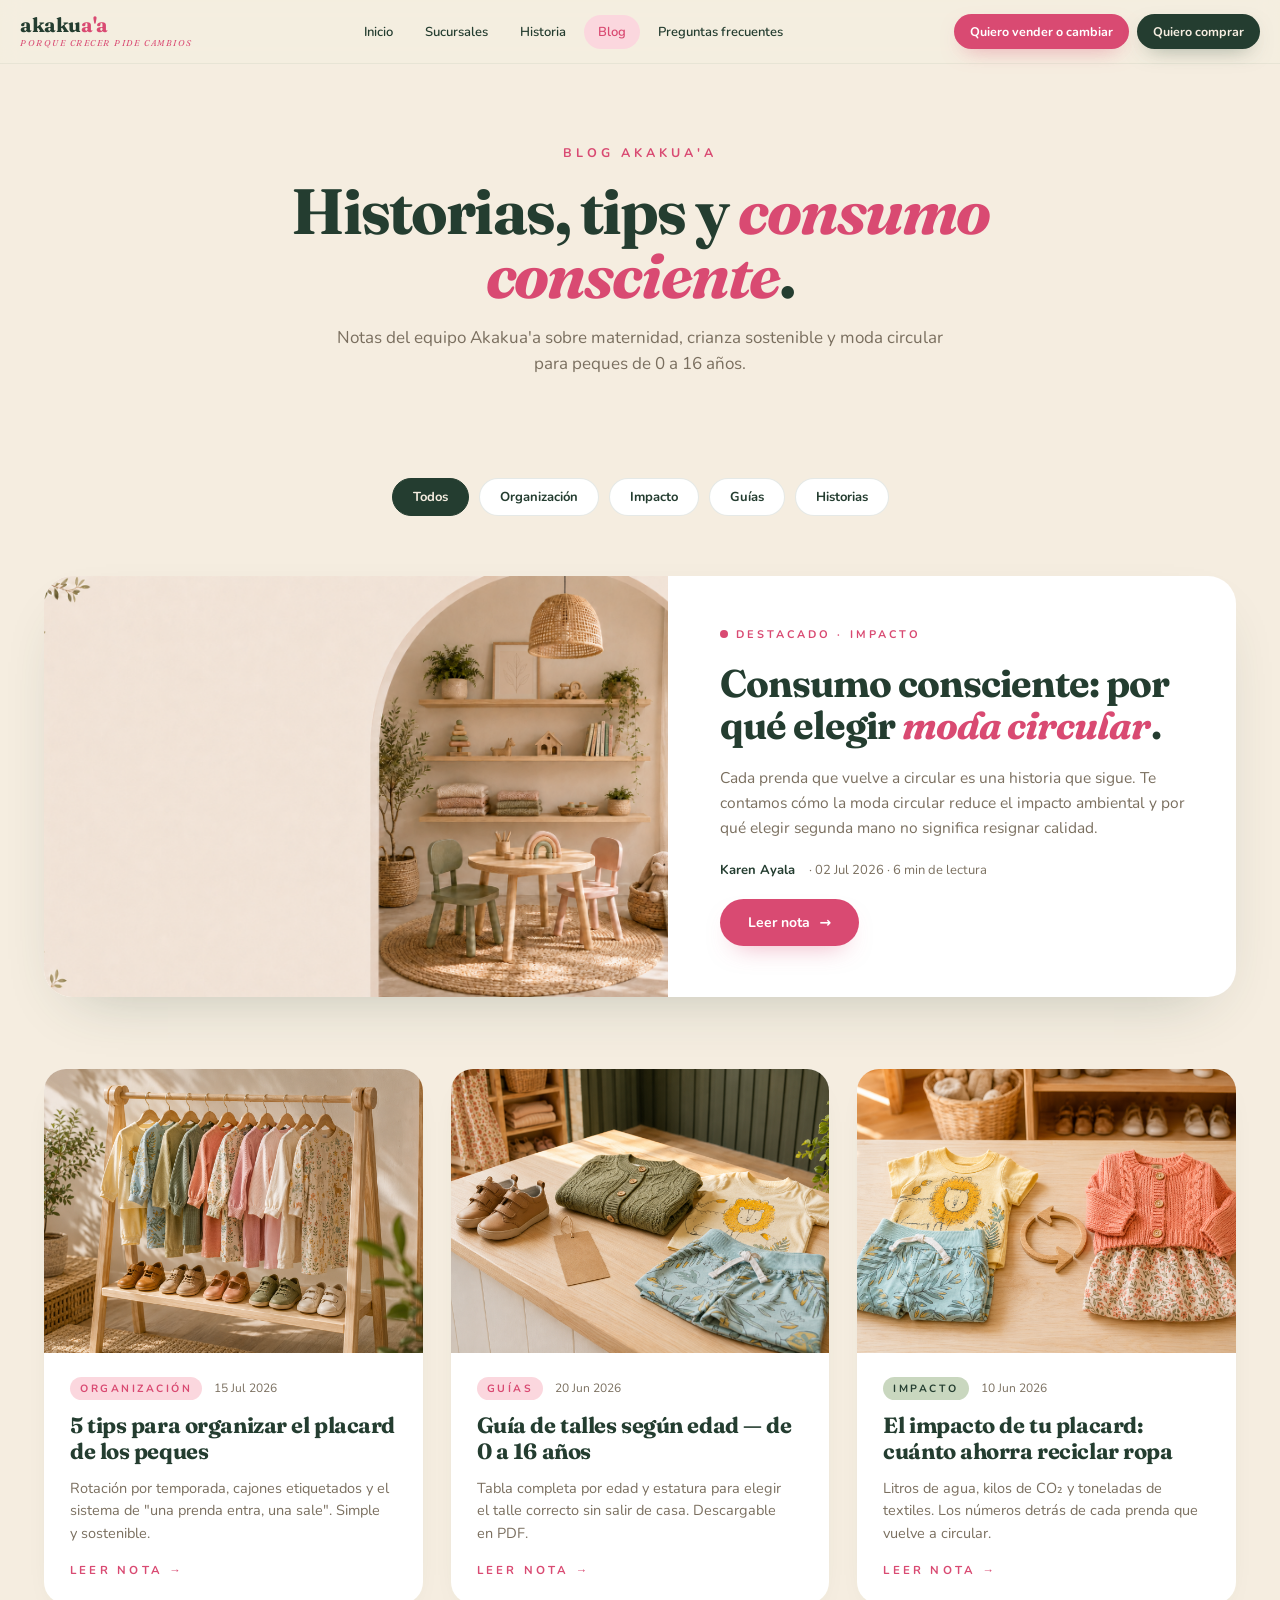
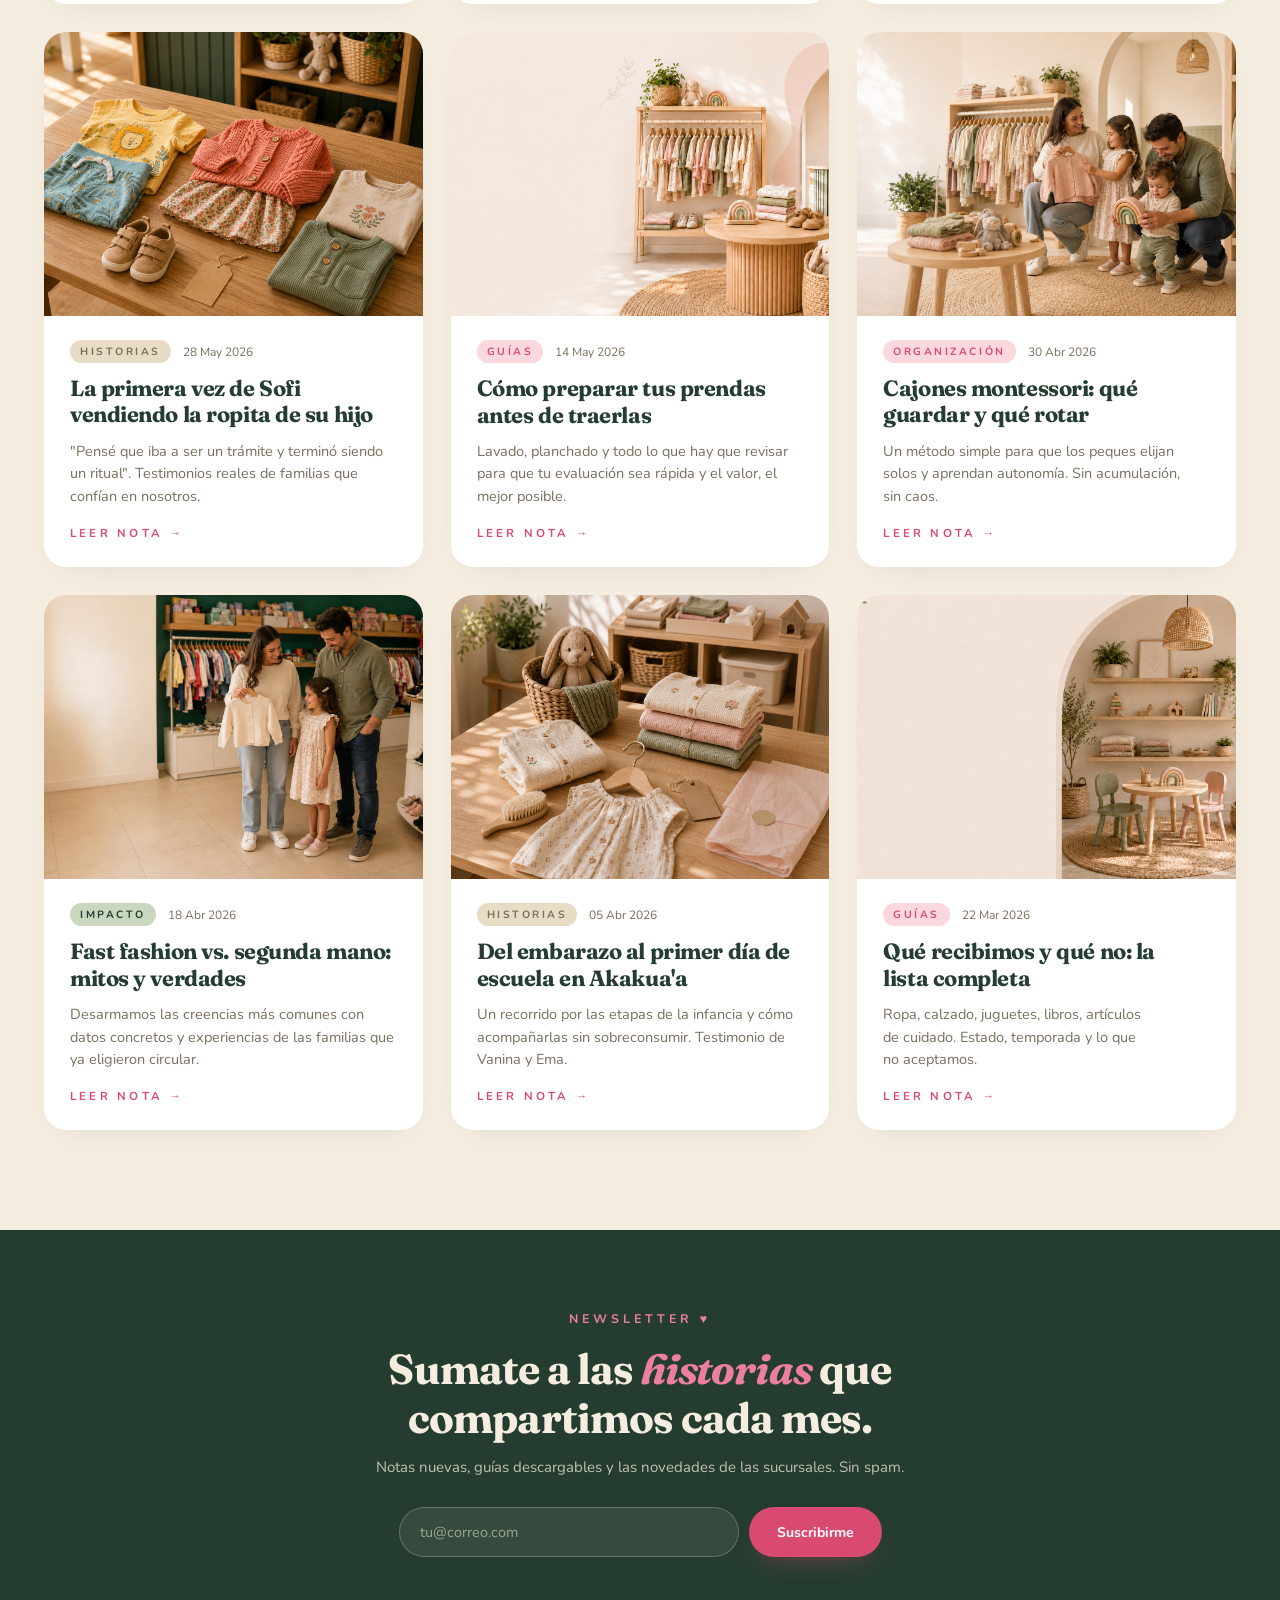
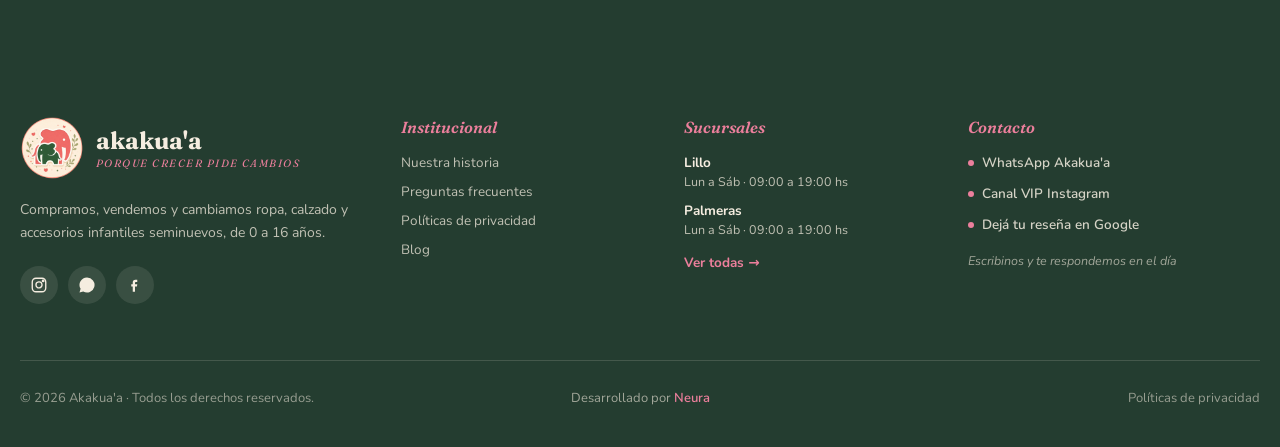
<file: blog.html>
<!DOCTYPE html>
<html lang="es">
<head>
<meta charset="UTF-8">
<meta name="viewport" content="width=device-width,initial-scale=1">
<title>Blog · Akakua'a</title>
<meta name="description" content="Historias, tips y consumo consciente. Notas del equipo Akakua'a sobre moda circular infantil.">
<link rel="preconnect" href="https://fonts.googleapis.com">
<link rel="preconnect" href="https://fonts.gstatic.com" crossorigin>
<link href="https://fonts.googleapis.com/css2?family=Fraunces:opsz,wght@9..144,500;9..144,600;9..144,700&family=Nunito:wght@400;500;600;700;800&display=swap" rel="stylesheet">
<style>
  :root{
    --cream:#f5ede0;
    --cream-soft:#faf3e6;
    --green:#243d30;
    --green-soft:#33513f;
    --rose:#d94a72;
    --rose-soft:#ec7f9c;
    --rose-pale:#fbd7de;
    --sage:#c9d7bf;
    --sand:#e8dcc4;
    --text:#3a3428;
    --text-soft:#7a6f5f;
  }
  *,*::before,*::after{box-sizing:border-box}
  html,body{margin:0;padding:0}
  body{font-family:'Nunito',system-ui,sans-serif;color:var(--text);background:var(--cream);-webkit-font-smoothing:antialiased;text-wrap:pretty}
  a{color:var(--rose);text-decoration:none}
  a:hover{color:var(--green)}
  h1,h2,h3,h4{font-family:'Fraunces',Georgia,serif;font-weight:700;margin:0;letter-spacing:-0.02em;color:var(--green)}
  p{margin:0}
  img{max-width:100%;display:block}

  /* Header (unificado con el resto del sitio) */
  .site-header{position:sticky;top:0;z-index:50;padding:14px 20px;background:rgba(245,238,224,.82);-webkit-backdrop-filter:blur(10px);backdrop-filter:blur(10px);border-bottom:1px solid rgba(45,74,58,.06)}
  .site-header .wrap{max-width:1280px;margin:0 auto;display:flex;align-items:center;justify-content:space-between;gap:24px}
  .site-header .brand{display:flex;align-items:center;gap:12px;text-decoration:none;color:inherit}
  .site-header .brand-name{font-family:'Fraunces',serif;font-weight:700;font-size:20px;line-height:1;letter-spacing:-.02em}
  .site-header .brand-name .g{color:var(--green)}
  .site-header .brand-name .r{color:var(--rose)}
  .site-header .brand-tag{font-size:8.5px;color:var(--rose);letter-spacing:.18em;text-transform:uppercase;margin-top:3px;font-style:italic;font-family:'Fraunces',serif}
  .site-header .nav{display:flex;align-items:center;gap:4px}
  .site-header .nav a{padding:8px 14px;border-radius:999px;color:var(--green);font-weight:600;font-size:13px;text-decoration:none}
  .site-header .nav a.active{background:var(--rose-pale);color:var(--rose)}
  .site-header .header-ctas{display:inline-flex;align-items:center;gap:8px}
  .site-header .cta-rose{padding:9px 16px;border-radius:999px;background:var(--rose);color:#fff;font-weight:700;font-size:12.5px;text-decoration:none;box-shadow:0 8px 22px -10px rgba(217,74,114,.6);transition:transform .2s}
  .site-header .cta-rose:hover{color:#fff;transform:translateY(-2px)}
  .site-header .cta-green{padding:9px 16px;border-radius:999px;background:var(--green);color:var(--cream);font-weight:700;font-size:12.5px;text-decoration:none;box-shadow:0 8px 22px -10px rgba(45,74,58,.55);transition:transform .2s}
  .site-header .cta-green:hover{color:var(--cream);transform:translateY(-2px)}
  @media (max-width:960px){.site-header .nav{display:none}.site-header .header-ctas{display:none}}

  /* Hero */
  .blog-hero{padding:80px 24px 60px;text-align:center;position:relative;overflow:hidden}
  .blog-hero-eyebrow{font-family:'Nunito',sans-serif;font-weight:700;font-size:12.5px;letter-spacing:.32em;text-transform:uppercase;color:var(--rose);margin-bottom:18px}
  .blog-hero-title{font-family:'Fraunces',serif;font-weight:700;font-size:clamp(38px,5vw,68px);line-height:1;letter-spacing:-.03em;color:var(--green);margin:0 0 18px;max-width:900px;margin-inline:auto}
  .blog-hero-title em{font-style:italic;color:var(--rose);font-weight:700}
  .blog-hero-sub{font-family:'Nunito',sans-serif;font-size:17px;line-height:1.55;color:var(--text-soft);max-width:620px;margin:0 auto}

  /* Filtros */
  .blog-filters{display:flex;justify-content:center;flex-wrap:wrap;gap:10px;padding:0 24px;margin:40px auto 60px;max-width:900px}
  .blog-chip{padding:9px 20px;border-radius:999px;background:#fff;color:var(--green);font-family:'Nunito',sans-serif;font-weight:700;font-size:13px;border:1.5px solid rgba(45,74,58,.12);cursor:pointer;transition:background .2s,color .2s,border-color .2s,transform .2s}
  .blog-chip:hover{border-color:rgba(45,74,58,.35);transform:translateY(-1px)}
  .blog-chip.is-active{background:var(--green);color:var(--cream);border-color:var(--green)}

  /* Featured */
  .blog-featured{max-width:1240px;margin:0 auto 72px;padding:0 24px}
  .blog-featured-card{display:grid;grid-template-columns:1.1fr 1fr;gap:0;background:#fff;border-radius:28px;overflow:hidden;box-shadow:0 24px 60px -32px rgba(45,74,58,.32)}
  .blog-featured-media{position:relative;min-height:340px;background:var(--cream-soft);overflow:hidden}
  .blog-featured-media img{position:absolute;inset:0;width:100%;height:100%;object-fit:cover}
  .blog-featured-body{padding:clamp(32px,4vw,56px);display:flex;flex-direction:column;justify-content:center;gap:20px}
  .blog-featured-tag{display:inline-flex;align-items:center;gap:8px;font-family:'Nunito',sans-serif;font-weight:700;font-size:11px;letter-spacing:.28em;text-transform:uppercase;color:var(--rose)}
  .blog-featured-tag::before{content:"";width:8px;height:8px;border-radius:50%;background:var(--rose)}
  .blog-featured-title{font-family:'Fraunces',serif;font-weight:700;font-size:clamp(26px,3vw,42px);line-height:1.1;letter-spacing:-.025em;color:var(--green);margin:0}
  .blog-featured-title em{font-style:italic;color:var(--rose);font-weight:700}
  .blog-featured-excerpt{font-family:'Nunito',sans-serif;font-size:15.5px;line-height:1.6;color:var(--text-soft);margin:0}
  .blog-featured-meta{display:flex;align-items:center;gap:14px;font-family:'Nunito',sans-serif;font-size:13px;color:var(--text-soft)}
  .blog-featured-meta strong{color:var(--green);font-weight:700}
  .blog-featured-cta{display:inline-flex;align-items:center;gap:10px;padding:14px 28px;border-radius:999px;background:var(--rose);color:#fff;font-weight:700;font-size:14px;text-decoration:none;align-self:flex-start;box-shadow:0 12px 26px -14px rgba(217,74,114,.55);transition:transform .2s}
  .blog-featured-cta:hover{transform:translateY(-2px);color:#fff}
  @media (max-width:820px){
    .blog-featured-card{grid-template-columns:1fr}
    .blog-featured-media{min-height:240px;aspect-ratio:16/10}
  }

  /* Grid */
  .blog-grid-wrap{max-width:1240px;margin:0 auto;padding:0 24px 100px}
  .blog-grid{display:grid;grid-template-columns:repeat(3,1fr);gap:28px}
  .blog-card{background:#fff;border-radius:22px;overflow:hidden;text-decoration:none;color:var(--text);box-shadow:0 12px 32px -22px rgba(45,74,58,.22);transition:transform .35s,box-shadow .35s;display:flex;flex-direction:column}
  .blog-card:hover{transform:translateY(-6px);box-shadow:0 26px 54px -26px rgba(45,74,58,.32);color:var(--text)}
  .blog-card-media{aspect-ratio:4/3;background:var(--cream-soft);overflow:hidden;position:relative}
  .blog-card-media img{width:100%;height:100%;object-fit:cover;transition:transform .5s}
  .blog-card:hover .blog-card-media img{transform:scale(1.04)}
  .blog-card-body{padding:24px 26px 26px;display:flex;flex-direction:column;flex:1;gap:12px}
  .blog-card-meta{display:flex;align-items:center;gap:12px}
  .blog-tag{font-family:'Nunito',sans-serif;font-weight:700;font-size:10.5px;letter-spacing:.24em;text-transform:uppercase;padding:4px 10px;border-radius:999px}
  .blog-tag--rose{color:var(--rose);background:var(--rose-pale)}
  .blog-tag--sage{color:var(--green);background:var(--sage)}
  .blog-tag--sand{color:var(--text-soft);background:var(--sand)}
  .blog-card-date{font-size:12px;color:var(--text-soft)}
  .blog-card h3{font-family:'Fraunces',serif;font-weight:700;font-size:22px;line-height:1.2;color:var(--green);margin:0;letter-spacing:-.02em}
  .blog-card-excerpt{font-family:'Nunito',sans-serif;font-size:14.5px;line-height:1.55;color:var(--text-soft);margin:0}
  .blog-card-cta{margin-top:auto;font-family:'Nunito',sans-serif;font-weight:700;font-size:11.5px;letter-spacing:.28em;text-transform:uppercase;color:var(--rose);padding-top:6px}
  @media (max-width:960px){.blog-grid{grid-template-columns:1fr}}
  @media (min-width:961px) and (max-width:1200px){.blog-grid{grid-template-columns:repeat(2,1fr)}}

  .blog-card.is-hidden{display:none}

  /* Newsletter */
  .blog-nl{background:var(--green);color:var(--cream);padding:80px 24px;text-align:center}
  .blog-nl-inner{max-width:640px;margin:0 auto}
  .blog-nl-eyebrow{font-family:'Nunito',sans-serif;font-weight:700;font-size:12.5px;letter-spacing:.32em;text-transform:uppercase;color:var(--rose-soft);margin-bottom:18px}
  .blog-nl h2{color:var(--cream);font-size:clamp(28px,3.4vw,42px);line-height:1.15;letter-spacing:-.02em;margin:0 0 14px}
  .blog-nl h2 em{font-style:italic;color:var(--rose-soft);font-weight:700}
  .blog-nl p{font-family:'Nunito',sans-serif;font-size:15px;line-height:1.55;color:rgba(245,237,224,.75);margin:0 0 28px}
  .blog-nl-form{display:flex;gap:10px;flex-wrap:wrap;justify-content:center}
  .blog-nl-input{flex:1;min-width:240px;max-width:340px;padding:14px 20px;border-radius:999px;border:1.5px solid rgba(245,237,224,.25);background:rgba(245,237,224,.08);color:var(--cream);font-family:'Nunito',sans-serif;font-size:14.5px;outline:none;transition:border-color .2s,background .2s}
  .blog-nl-input::placeholder{color:rgba(245,237,224,.55)}
  .blog-nl-input:focus{border-color:var(--rose-soft);background:rgba(245,237,224,.14)}
  .blog-nl-submit{padding:14px 28px;border-radius:999px;background:var(--rose);color:#fff;font-family:'Nunito',sans-serif;font-weight:700;font-size:14px;border:none;cursor:pointer;box-shadow:0 12px 26px -14px rgba(217,74,114,.55);transition:transform .2s,background .2s}
  .blog-nl-submit:hover{transform:translateY(-2px);background:#c33e64}

  /* Footer */
  .site-footer{background:var(--cream-soft);padding:40px 24px;text-align:center;font-family:'Nunito',sans-serif;font-size:13.5px;color:var(--text-soft)}
  .site-footer a{color:var(--green);font-weight:600}
  .site-footer a:hover{color:var(--rose)}
</style>
</head>
<body>

<header class="site-header">
  <div class="wrap">
    <a href="Akakuaa.dc.html" class="brand">
      <div>
        <div class="brand-name"><span class="g">akaku</span><span class="r">a'a</span></div>
        <div class="brand-tag">porque crecer pide cambios</div>
      </div>
    </a>
    <nav class="nav">
      <a href="Akakuaa.dc.html#inicio">Inicio</a>
      <a href="sucursales.html">Sucursales</a>
      <a href="historia.html">Historia</a>
      <a href="blog.html" class="active">Blog</a>
      <a href="faq.html">Preguntas frecuentes</a>
    </nav>
    <div class="header-ctas">
      <a href="Akakuaa.dc.html#cta" class="cta-rose">Quiero vender o cambiar</a>
      <a href="Akakuaa.dc.html#pasos" class="cta-green">Quiero comprar</a>
    </div>
  </div>
</header>

<section class="blog-hero">
  <div class="blog-hero-eyebrow">Blog Akakua'a</div>
  <h1 class="blog-hero-title">Historias, tips y <em>consumo consciente</em>.</h1>
  <p class="blog-hero-sub">Notas del equipo Akakua'a sobre maternidad, crianza sostenible y moda circular para peques de 0 a 16 años.</p>
</section>

<nav class="blog-filters" aria-label="Filtro por categoría">
  <button type="button" class="blog-chip is-active" data-filter="all">Todos</button>
  <button type="button" class="blog-chip" data-filter="organizacion">Organización</button>
  <button type="button" class="blog-chip" data-filter="impacto">Impacto</button>
  <button type="button" class="blog-chip" data-filter="guias">Guías</button>
  <button type="button" class="blog-chip" data-filter="historias">Historias</button>
</nav>

<section class="blog-featured">
  <article class="blog-featured-card">
    <div class="blog-featured-media">
      <img src="uploads/crecercambia.png" alt="Familia intercambiando ropa infantil">
    </div>
    <div class="blog-featured-body">
      <span class="blog-featured-tag">Destacado &middot; Impacto</span>
      <h2 class="blog-featured-title">Consumo consciente: por qué elegir <em>moda circular</em>.</h2>
      <p class="blog-featured-excerpt">Cada prenda que vuelve a circular es una historia que sigue. Te contamos cómo la moda circular reduce el impacto ambiental y por qué elegir segunda mano no significa resignar calidad.</p>
      <div class="blog-featured-meta"><strong>Karen Ayala</strong> · 02 Jul 2026 · 6 min de lectura</div>
      <a href="#" class="blog-featured-cta">Leer nota <span aria-hidden="true">→</span></a>
    </div>
  </article>
</section>

<section class="blog-grid-wrap">
  <div class="blog-grid" id="blogGrid">
    <a href="#" class="blog-card" data-cat="organizacion">
      <div class="blog-card-media"><img src="uploads/1.png" alt="" loading="lazy"></div>
      <div class="blog-card-body">
        <div class="blog-card-meta">
          <span class="blog-tag blog-tag--rose">Organización</span>
          <span class="blog-card-date">15 Jul 2026</span>
        </div>
        <h3>5 tips para organizar el placard de los peques</h3>
        <p class="blog-card-excerpt">Rotación por temporada, cajones etiquetados y el sistema de "una prenda entra, una sale". Simple y sostenible.</p>
        <span class="blog-card-cta">Leer nota <span aria-hidden="true">→</span></span>
      </div>
    </a>
    <a href="#" class="blog-card" data-cat="guias">
      <div class="blog-card-media"><img src="uploads/2.png" alt="" loading="lazy"></div>
      <div class="blog-card-body">
        <div class="blog-card-meta">
          <span class="blog-tag blog-tag--rose">Guías</span>
          <span class="blog-card-date">20 Jun 2026</span>
        </div>
        <h3>Guía de talles según edad — de 0 a 16 años</h3>
        <p class="blog-card-excerpt">Tabla completa por edad y estatura para elegir el talle correcto sin salir de casa. Descargable en PDF.</p>
        <span class="blog-card-cta">Leer nota <span aria-hidden="true">→</span></span>
      </div>
    </a>
    <a href="#" class="blog-card" data-cat="impacto">
      <div class="blog-card-media"><img src="uploads/3.png" alt="" loading="lazy"></div>
      <div class="blog-card-body">
        <div class="blog-card-meta">
          <span class="blog-tag blog-tag--sage">Impacto</span>
          <span class="blog-card-date">10 Jun 2026</span>
        </div>
        <h3>El impacto de tu placard: cuánto ahorra reciclar ropa</h3>
        <p class="blog-card-excerpt">Litros de agua, kilos de CO₂ y toneladas de textiles. Los números detrás de cada prenda que vuelve a circular.</p>
        <span class="blog-card-cta">Leer nota <span aria-hidden="true">→</span></span>
      </div>
    </a>
    <a href="#" class="blog-card" data-cat="historias">
      <div class="blog-card-media"><img src="uploads/4.png" alt="" loading="lazy"></div>
      <div class="blog-card-body">
        <div class="blog-card-meta">
          <span class="blog-tag blog-tag--sand">Historias</span>
          <span class="blog-card-date">28 May 2026</span>
        </div>
        <h3>La primera vez de Sofi vendiendo la ropita de su hijo</h3>
        <p class="blog-card-excerpt">"Pensé que iba a ser un trámite y terminó siendo un ritual". Testimonios reales de familias que confían en nosotros.</p>
        <span class="blog-card-cta">Leer nota <span aria-hidden="true">→</span></span>
      </div>
    </a>
    <a href="#" class="blog-card" data-cat="guias">
      <div class="blog-card-media"><img src="uploads/hero.png" alt="" loading="lazy"></div>
      <div class="blog-card-body">
        <div class="blog-card-meta">
          <span class="blog-tag blog-tag--rose">Guías</span>
          <span class="blog-card-date">14 May 2026</span>
        </div>
        <h3>Cómo preparar tus prendas antes de traerlas</h3>
        <p class="blog-card-excerpt">Lavado, planchado y todo lo que hay que revisar para que tu evaluación sea rápida y el valor, el mejor posible.</p>
        <span class="blog-card-cta">Leer nota <span aria-hidden="true">→</span></span>
      </div>
    </a>
    <a href="#" class="blog-card" data-cat="organizacion">
      <div class="blog-card-media"><img src="uploads/hero2.png" alt="" loading="lazy"></div>
      <div class="blog-card-body">
        <div class="blog-card-meta">
          <span class="blog-tag blog-tag--rose">Organización</span>
          <span class="blog-card-date">30 Abr 2026</span>
        </div>
        <h3>Cajones montessori: qué guardar y qué rotar</h3>
        <p class="blog-card-excerpt">Un método simple para que los peques elijan solos y aprendan autonomía. Sin acumulación, sin caos.</p>
        <span class="blog-card-cta">Leer nota <span aria-hidden="true">→</span></span>
      </div>
    </a>
    <a href="#" class="blog-card" data-cat="impacto">
      <div class="blog-card-media"><img src="uploads/hero3.png" alt="" loading="lazy"></div>
      <div class="blog-card-body">
        <div class="blog-card-meta">
          <span class="blog-tag blog-tag--sage">Impacto</span>
          <span class="blog-card-date">18 Abr 2026</span>
        </div>
        <h3>Fast fashion vs. segunda mano: mitos y verdades</h3>
        <p class="blog-card-excerpt">Desarmamos las creencias más comunes con datos concretos y experiencias de las familias que ya eligieron circular.</p>
        <span class="blog-card-cta">Leer nota <span aria-hidden="true">→</span></span>
      </div>
    </a>
    <a href="#" class="blog-card" data-cat="historias">
      <div class="blog-card-media"><img src="uploads/cuidado.png" alt="" loading="lazy"></div>
      <div class="blog-card-body">
        <div class="blog-card-meta">
          <span class="blog-tag blog-tag--sand">Historias</span>
          <span class="blog-card-date">05 Abr 2026</span>
        </div>
        <h3>Del embarazo al primer día de escuela en Akakua'a</h3>
        <p class="blog-card-excerpt">Un recorrido por las etapas de la infancia y cómo acompañarlas sin sobreconsumir. Testimonio de Vanina y Ema.</p>
        <span class="blog-card-cta">Leer nota <span aria-hidden="true">→</span></span>
      </div>
    </a>
    <a href="#" class="blog-card" data-cat="guias">
      <div class="blog-card-media"><img src="uploads/crecercambia.png" alt="" loading="lazy"></div>
      <div class="blog-card-body">
        <div class="blog-card-meta">
          <span class="blog-tag blog-tag--rose">Guías</span>
          <span class="blog-card-date">22 Mar 2026</span>
        </div>
        <h3>Qué recibimos y qué no: la lista completa</h3>
        <p class="blog-card-excerpt">Ropa, calzado, juguetes, libros, artículos de cuidado. Estado, temporada y lo que no aceptamos.</p>
        <span class="blog-card-cta">Leer nota <span aria-hidden="true">→</span></span>
      </div>
    </a>
  </div>
</section>

<section class="blog-nl">
  <div class="blog-nl-inner">
    <div class="blog-nl-eyebrow">Newsletter &#9829;</div>
    <h2>Sumate a las <em>historias</em> que compartimos cada mes.</h2>
    <p>Notas nuevas, guías descargables y las novedades de las sucursales. Sin spam.</p>
    <form class="blog-nl-form" onsubmit="event.preventDefault();alert('¡Gracias por suscribirte!');this.reset();">
      <input type="email" required placeholder="tu@correo.com" class="blog-nl-input" aria-label="Tu correo">
      <button type="submit" class="blog-nl-submit">Suscribirme</button>
    </form>
  </div>
</section>

<!-- ============ FOOTER ============ -->
  <footer style="padding:80px 20px 40px;background:var(--green);color:var(--cream);margin-top:0">
    <div style="max-width:1280px;margin:0 auto">
      <div class="foot-grid" style="display:grid;grid-template-columns:1.4fr 1fr 1fr 1.2fr;gap:40px;margin-bottom:56px">
        <div>
          <div style="display:flex;align-items:center;gap:12px;margin-bottom:18px">
            <img src="uploads/akakuaa.png" alt="Akakua'a" width="64" height="64" loading="lazy" style="width:64px;height:64px;object-fit:contain">
            <div>
              <div style="font-family:'Fraunces',serif;font-weight:700;font-size:24px;line-height:1;color:var(--cream)">akakua'a</div>
              <div style="font-size:10.5px;color:var(--rose-soft);letter-spacing:.14em;text-transform:uppercase;margin-top:4px;font-style:italic;font-family:'Fraunces',serif">porque crecer pide cambios</div>
            </div>
          </div>
          <p style="font-size:14px;line-height:1.6;color:rgba(245,237,224,.75);max-width:340px;margin:0 0 22px">Compramos, vendemos y cambiamos ropa, calzado y accesorios infantiles seminuevos, de 0 a 16 años.</p>
          <div style="display:flex;align-items:center;gap:10px">
            <a href="https://www.instagram.com/akakuaa_py/" target="_blank" rel="noopener" aria-label="Instagram" style="width:38px;height:38px;border-radius:50%;background:rgba(245,237,224,.1);color:var(--cream);display:inline-flex;align-items:center;justify-content:center;text-decoration:none"><svg width="18" height="18" viewBox="0 0 24 24" fill="none" stroke="currentColor" stroke-width="1.8" stroke-linecap="round" stroke-linejoin="round"><rect x="3" y="3" width="18" height="18" rx="5"/><path d="M16 11.4a4 4 0 1 1-8 .8 4 4 0 0 1 8-.8z"/><circle cx="17.5" cy="6.5" r="1"/></svg></a>
            <a href="https://wa.me/595000000000" target="_blank" rel="noopener" aria-label="WhatsApp" style="width:38px;height:38px;border-radius:50%;background:rgba(245,237,224,.1);color:var(--cream);display:inline-flex;align-items:center;justify-content:center;text-decoration:none"><svg width="18" height="18" viewBox="0 0 24 24" fill="currentColor"><path d="M17.5 14.4c-.3-.15-1.7-.85-2-.95-.25-.1-.45-.15-.65.15s-.7.9-.85 1.1c-.15.15-.3.2-.6.05-.3-.15-1.25-.45-2.35-1.45-.85-.75-1.4-1.7-1.6-2-.15-.3 0-.45.15-.6.15-.15.3-.35.4-.5.15-.15.2-.25.3-.45.1-.2.05-.4 0-.55C10.2 9 9.65 7.6 9.4 7c-.2-.55-.45-.5-.6-.5H8.2c-.2 0-.5.05-.75.35-.25.3-1 1-1 2.4 0 1.4 1.05 2.8 1.2 3 .15.2 2.05 3.15 5 4.4.7.3 1.25.5 1.65.6.7.2 1.35.2 1.85.15.55-.1 1.7-.7 1.95-1.4.25-.7.25-1.3.15-1.4-.05-.2-.25-.3-.55-.4zM12 2a10 10 0 0 0-8.55 15.15L2 22l4.95-1.4A10 10 0 1 0 12 2z"/></svg></a>
            <a href="#" aria-label="Facebook" style="width:38px;height:38px;border-radius:50%;background:rgba(245,237,224,.1);color:var(--cream);display:inline-flex;align-items:center;justify-content:center;text-decoration:none"><svg width="18" height="18" viewBox="0 0 24 24" fill="currentColor"><path d="M15 8h-2c-.5 0-1 .5-1 1v2h3l-.4 3H12v7h-3v-7H7v-3h2V8.5A3.5 3.5 0 0 1 12.5 5H15z"/></svg></a>
          </div>
        </div>
        <div>
          <div style="font-family:'Fraunces',serif;font-weight:600;font-size:16px;margin-bottom:16px;font-style:italic;color:var(--rose-soft)">Institucional</div>
          <div style="display:flex;flex-direction:column;gap:10px;font-size:13.5px">
            <a href="historia.html" style="color:rgba(245,237,224,.75);text-decoration:none">Nuestra historia</a>
            <a href="faq.html" style="color:rgba(245,237,224,.75);text-decoration:none">Preguntas frecuentes</a>
            <a href="privacidad.html" style="color:rgba(245,237,224,.75);text-decoration:none">Políticas de privacidad</a>
            <a href="blog.html" style="color:rgba(245,237,224,.75);text-decoration:none">Blog</a>
          </div>
        </div>
        <div>
          <div style="font-family:'Fraunces',serif;font-weight:600;font-size:16px;margin-bottom:16px;font-style:italic;color:var(--rose-soft)">Sucursales</div>
          <div style="display:flex;flex-direction:column;gap:10px;font-size:13.5px;color:rgba(245,237,224,.75)">
            <div><strong style="color:var(--cream);font-weight:700">Lillo</strong><br><span style="font-size:12.5px">Lun a Sáb · 09:00 a 19:00 hs</span></div>
            <div><strong style="color:var(--cream);font-weight:700">Palmeras</strong><br><span style="font-size:12.5px">Lun a Sáb · 09:00 a 19:00 hs</span></div>
            <a href="sucursales.html" style="color:var(--rose-soft);font-weight:700;margin-top:4px;text-decoration:none">Ver todas →</a>
          </div>
        </div>
        <div>
          <div style="font-family:'Fraunces',serif;font-weight:600;font-size:16px;margin-bottom:16px;font-style:italic;color:var(--rose-soft)">Contacto</div>
          <div style="display:flex;flex-direction:column;gap:12px;font-size:13.5px">
            <a href="https://wa.me/595000000000" target="_blank" rel="noopener" style="color:rgba(245,237,224,.85);display:inline-flex;align-items:center;gap:8px;font-weight:600;text-decoration:none"><span style="width:6px;height:6px;border-radius:50%;background:var(--rose-soft)"></span> WhatsApp Akakua'a</a>
            <a href="https://www.instagram.com/akakuaa_py/" target="_blank" rel="noopener" style="color:rgba(245,237,224,.85);display:inline-flex;align-items:center;gap:8px;font-weight:600;text-decoration:none"><span style="width:6px;height:6px;border-radius:50%;background:var(--rose-soft)"></span> Canal VIP Instagram</a>
            <a href="https://www.google.com/maps" target="_blank" rel="noopener" style="color:rgba(245,237,224,.85);display:inline-flex;align-items:center;gap:8px;font-weight:600;text-decoration:none"><span style="width:6px;height:6px;border-radius:50%;background:var(--rose-soft)"></span> Dejá tu reseña en Google</a>
            <div style="color:rgba(245,237,224,.6);font-size:12.5px;margin-top:6px;font-style:italic">Escribinos y te respondemos en el día</div>
          </div>
        </div>
      </div>
      <div class="foot-bottom" style="padding-top:28px;border-top:1px solid rgba(245,237,224,.15);display:grid;grid-template-columns:1fr auto 1fr;align-items:center;gap:16px;font-size:13px;color:rgba(245,237,224,.55)">
        <div>© 2026 Akakua'a · Todos los derechos reservados.</div>
        <div style="text-align:center;color:rgba(245,237,224,.6)">Desarrollado por <a href="https://neura.com.py" target="_blank" rel="noopener" style="color:var(--rose-soft);font-weight:600;text-decoration:none">Neura</a></div>
        <div style="text-align:right"><a href="privacidad.html" style="color:rgba(245,237,224,.55);text-decoration:none">Políticas de privacidad</a></div>
      </div>
    </div>
    <style>
      @media (max-width:820px){footer .foot-grid{grid-template-columns:1fr 1fr!important}}
      @media (max-width:520px){footer .foot-grid{grid-template-columns:1fr!important}footer .foot-bottom{grid-template-columns:1fr!important;text-align:center}footer .foot-bottom > div{text-align:center!important}}
    </style>
  </footer>

<script>
(function(){
  var chips = document.querySelectorAll('.blog-chip');
  var cards = document.querySelectorAll('#blogGrid .blog-card');
  chips.forEach(function(chip){
    chip.addEventListener('click', function(){
      chips.forEach(function(c){ c.classList.remove('is-active'); });
      chip.classList.add('is-active');
      var filter = chip.dataset.filter;
      cards.forEach(function(card){
        card.classList.toggle('is-hidden', filter !== 'all' && card.dataset.cat !== filter);
      });
    });
  });
})();
</script>

</body>
</html>
</file>
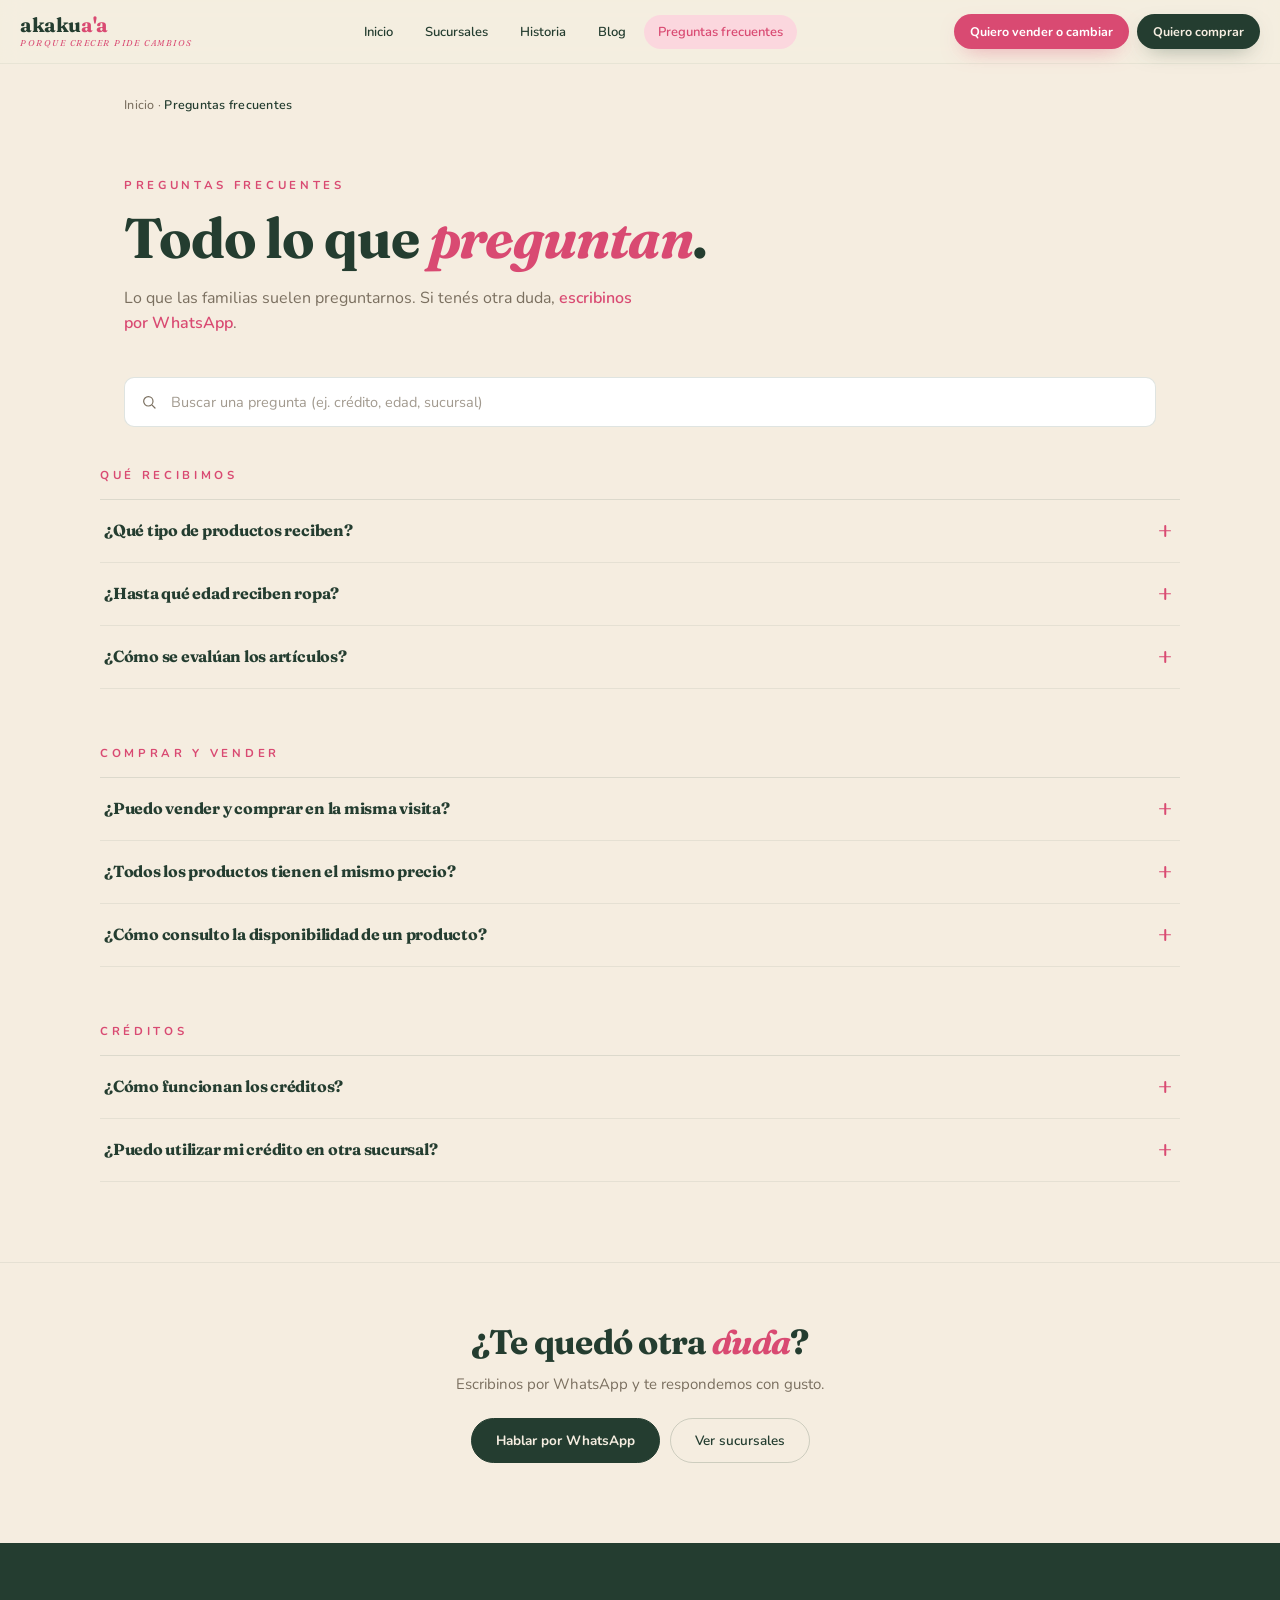
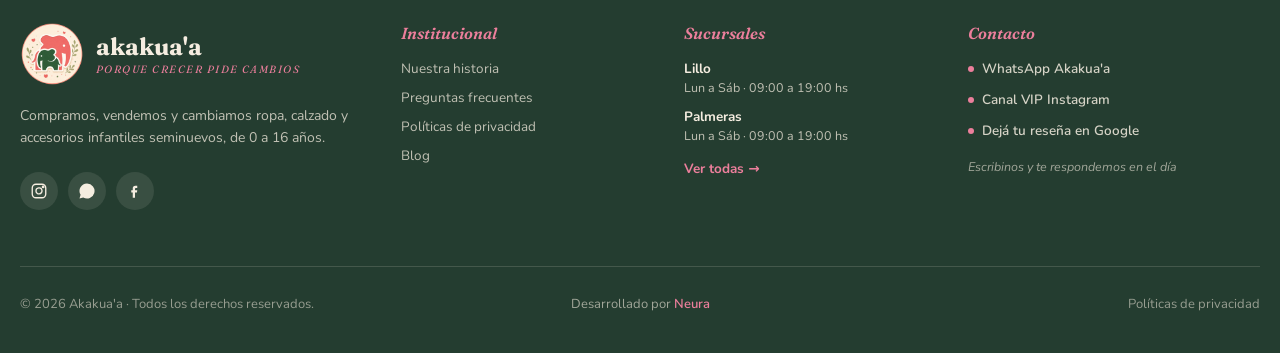
<file: faq.html>
<!DOCTYPE html>
<html lang="es">
<head>
<meta charset="utf-8">
<meta name="viewport" content="width=device-width, initial-scale=1">
<title>Preguntas frecuentes · Akakua'a</title>
<link rel="icon" type="image/png" href="uploads/akakuaa.png">
<link rel="apple-touch-icon" href="uploads/akakuaa.png">
<link rel="preconnect" href="https://fonts.googleapis.com">
<link rel="preconnect" href="https://fonts.gstatic.com" crossorigin>
<link href="https://fonts.googleapis.com/css2?family=Fraunces:opsz,wght@9..144,500;9..144,600;9..144,700&family=Nunito:wght@400;500;600;700;800&display=swap" rel="stylesheet">
<link rel="stylesheet" href="mobile.css">
<script defer src="mobile.js"></script>
<style>
  :root{
    --cream:#f5ede0;--cream-soft:#faf3e6;
    --green:#243d30;--green-soft:#33513f;
    --rose:#d94a72;--rose-soft:#ec7f9c;--rose-pale:#fbd7de;
    --sage:#c9d7bf;--sand:#e8dcc4;
    --text:#3a3428;--text-soft:#7a6f5f;
  }
  *,*::before,*::after{box-sizing:border-box}
  html,body{margin:0;padding:0}
  body{font-family:'Nunito',system-ui,sans-serif;color:var(--text);background:var(--cream);-webkit-font-smoothing:antialiased;text-wrap:pretty}
  a{color:var(--rose);text-decoration:none;transition:color .2s}
  a:hover{color:var(--green)}
  h1,h2,h3{font-family:'Fraunces',Georgia,serif;font-weight:700;margin:0;letter-spacing:-.02em;color:var(--green)}
  p{margin:0}

  /* Header unificado */
  .site-header{position:sticky;top:0;z-index:50;padding:14px 20px;background:rgba(245,238,224,.82);-webkit-backdrop-filter:blur(10px);backdrop-filter:blur(10px);border-bottom:1px solid rgba(45,74,58,.06)}
  .site-header .wrap{max-width:1280px;margin:0 auto;display:flex;align-items:center;justify-content:space-between;gap:24px}
  .site-header .brand{display:flex;align-items:center;gap:12px;text-decoration:none;color:inherit}
  .site-header .brand-name{font-family:'Fraunces',serif;font-weight:700;font-size:20px;line-height:1;letter-spacing:-.02em}
  .site-header .brand-name .g{color:var(--green)}
  .site-header .brand-name .r{color:var(--rose)}
  .site-header .brand-tag{font-size:8.5px;color:var(--rose);letter-spacing:.18em;text-transform:uppercase;margin-top:3px;font-style:italic;font-family:'Fraunces',serif}
  .site-header .nav{display:flex;align-items:center;gap:4px}
  .site-header .nav a{padding:8px 14px;border-radius:999px;color:var(--green);font-weight:600;font-size:13px;text-decoration:none}
  .site-header .nav a.active{background:var(--rose-pale);color:var(--rose)}
  .site-header .header-ctas{display:inline-flex;align-items:center;gap:8px}
  .site-header .cta-rose{padding:9px 16px;border-radius:999px;background:var(--rose);color:#fff;font-weight:700;font-size:12.5px;text-decoration:none;box-shadow:0 8px 22px -10px rgba(217,74,114,.6);transition:transform .2s}
  .site-header .cta-rose:hover{color:#fff;transform:translateY(-2px)}
  .site-header .cta-green{padding:9px 16px;border-radius:999px;background:var(--green);color:var(--cream);font-weight:700;font-size:12.5px;text-decoration:none;box-shadow:0 8px 22px -10px rgba(45,74,58,.55);transition:transform .2s}
  .site-header .cta-green:hover{color:var(--cream);transform:translateY(-2px)}
  @media (max-width:960px){.site-header .nav{display:none}.site-header .header-ctas{display:none}}

  /* Breadcrumb */
  .breadcrumb{max-width:1080px;margin:0 auto;padding:32px 24px 0;font-size:12.5px;color:var(--text-soft);letter-spacing:.02em}
  .breadcrumb a{color:var(--text-soft);font-weight:500}
  .breadcrumb a:hover{color:var(--green)}

  /* Hero */
  section.hero-faq{padding:64px 24px 40px;max-width:1080px;margin:0 auto}
  section.hero-faq .eyebrow{font-family:'Nunito',sans-serif;font-weight:700;font-size:11.5px;letter-spacing:.32em;text-transform:uppercase;color:var(--rose);margin-bottom:16px}
  section.hero-faq h1{font-size:clamp(36px,4.4vw,56px);line-height:1.05;margin-bottom:18px;font-weight:700}
  section.hero-faq h1 em{font-style:italic;color:var(--rose);font-weight:700}
  section.hero-faq .lead{font-size:16px;color:var(--text-soft);line-height:1.6;max-width:560px}
  section.hero-faq .lead a{font-weight:600;color:var(--rose)}
  section.hero-faq .lead a:hover{color:var(--green)}

  /* Buscador */
  section.faq-search{padding:0 24px;max-width:1080px;margin:0 auto 24px}
  .faq-search-box{position:relative;background:#fff;border-radius:10px;border:1px solid rgba(45,74,58,.15);transition:border-color .2s}
  .faq-search-box input{width:100%;padding:14px 18px 14px 46px;border:none;background:transparent;font-family:inherit;font-size:14.5px;color:var(--text);border-radius:10px;outline:none}
  .faq-search-box input::placeholder{color:var(--text-soft);opacity:.7}
  .faq-search-box svg{position:absolute;left:16px;top:50%;transform:translateY(-50%);width:16px;height:16px;color:var(--text-soft);pointer-events:none}
  .faq-search-box:focus-within{border-color:var(--green)}

  /* Lista */
  section.faq-list{padding:16px 24px 80px}
  section.faq-list .wrap{max-width:1080px;margin:0 auto;display:flex;flex-direction:column;gap:56px}
  .faq-cat{display:flex;flex-direction:column;gap:0}
  .faq-cat__title{font-family:'Nunito',sans-serif;font-weight:700;font-size:11.5px;letter-spacing:.32em;text-transform:uppercase;color:var(--rose);padding:0 0 16px;border-bottom:1px solid rgba(45,74,58,.12);margin-bottom:0}
  details.q{border-bottom:1px solid rgba(45,74,58,.08);transition:background .2s}
  details.q[open]{background:var(--cream-soft)}
  details.q summary{padding:20px 4px;display:flex;justify-content:space-between;align-items:center;gap:20px;font-family:'Fraunces',serif;font-weight:700;font-size:16px;color:var(--green);cursor:pointer;list-style:none;line-height:1.35;letter-spacing:-.015em}
  details.q summary::-webkit-details-marker{display:none}
  details.q summary .plus{width:22px;height:22px;flex-shrink:0;position:relative;color:var(--rose);transition:transform .3s}
  details.q summary .plus::before,details.q summary .plus::after{content:"";position:absolute;left:50%;top:50%;background:currentColor;transform:translate(-50%,-50%);border-radius:1px}
  details.q summary .plus::before{width:12px;height:1.5px}
  details.q summary .plus::after{width:1.5px;height:12px;transition:transform .3s}
  details.q[open] summary .plus::after{transform:translate(-50%,-50%) rotate(90deg)}
  details.q .answer{padding:0 4px 24px;font-size:14.5px;line-height:1.7;color:var(--text-soft);max-width:780px}
  details.q.hide{display:none}
  .faq-empty{text-align:center;padding:40px 20px;color:var(--text-soft);font-size:14.5px}
  .faq-empty strong{color:var(--green);font-family:'Fraunces',serif;display:block;margin-bottom:6px;font-size:17px}

  /* CTA */
  section.cta{padding:60px 24px 80px;border-top:1px solid rgba(45,74,58,.08)}
  section.cta .wrap{max-width:1080px;margin:0 auto;text-align:center}
  section.cta h2{color:var(--green);font-size:clamp(24px,2.8vw,34px);line-height:1.15;margin-bottom:12px;font-weight:700}
  section.cta h2 em{color:var(--rose);font-style:italic}
  section.cta p{color:var(--text-soft);font-size:15px;margin-bottom:24px;max-width:480px;margin-left:auto;margin-right:auto}
  section.cta .buttons{display:flex;flex-wrap:wrap;gap:10px;justify-content:center}
  section.cta .btn-primary{padding:12px 24px;border-radius:999px;background:var(--green);color:var(--cream);font-weight:700;font-size:13.5px;border:1px solid var(--green);transition:background .2s}
  section.cta .btn-primary:hover{color:var(--cream);background:var(--green-soft)}
  section.cta .btn-ghost{padding:12px 24px;border-radius:999px;background:transparent;color:var(--green);font-weight:600;font-size:13.5px;border:1px solid rgba(45,74,58,.2);transition:border-color .2s,background .2s}
  section.cta .btn-ghost:hover{color:var(--green);border-color:var(--green);background:var(--cream-soft)}

  /* Footer completo */
  footer.site-footer{padding:80px 20px 40px;background:var(--green);color:var(--cream);margin-top:0}
  footer.site-footer .inner{max-width:1280px;margin:0 auto}
  footer.site-footer .foot-grid{display:grid;grid-template-columns:1.4fr 1fr 1fr 1.2fr;gap:40px;margin-bottom:56px}
  footer.site-footer .foot-brand-row{display:flex;align-items:center;gap:12px;margin-bottom:18px}
  footer.site-footer .foot-brand-row img{width:64px;height:64px;object-fit:contain}
  footer.site-footer .foot-brand-name{font-family:'Fraunces',serif;font-weight:700;font-size:24px;line-height:1;color:var(--cream)}
  footer.site-footer .foot-brand-tag{font-size:10.5px;color:var(--rose-soft);letter-spacing:.14em;text-transform:uppercase;margin-top:4px;font-style:italic;font-family:'Fraunces',serif}
  footer.site-footer .foot-desc{font-size:14px;line-height:1.6;color:rgba(245,237,224,.75);max-width:340px;margin:0 0 22px}
  footer.site-footer .foot-socials{display:flex;align-items:center;gap:10px}
  footer.site-footer .foot-socials a{width:38px;height:38px;border-radius:50%;background:rgba(245,237,224,.1);color:var(--cream);display:inline-flex;align-items:center;justify-content:center;transition:background .2s}
  footer.site-footer .foot-socials a:hover{background:rgba(245,237,224,.2);color:var(--cream)}
  footer.site-footer .foot-title{font-family:'Fraunces',serif;font-weight:600;font-size:16px;margin-bottom:16px;font-style:italic;color:var(--rose-soft)}
  footer.site-footer .foot-list{display:flex;flex-direction:column;gap:10px;font-size:13.5px}
  footer.site-footer .foot-list a{color:rgba(245,237,224,.75)}
  footer.site-footer .foot-list a:hover{color:var(--cream)}
  footer.site-footer .foot-suc{display:flex;flex-direction:column;gap:10px;font-size:13.5px;color:rgba(245,237,224,.75)}
  footer.site-footer .foot-suc strong{color:var(--cream);font-weight:700}
  footer.site-footer .foot-suc .sub{font-size:12.5px}
  footer.site-footer .foot-suc a{color:var(--rose-soft);font-weight:700;margin-top:4px}
  footer.site-footer .foot-contact{display:flex;flex-direction:column;gap:12px;font-size:13.5px}
  footer.site-footer .foot-contact a{color:rgba(245,237,224,.85);display:inline-flex;align-items:center;gap:8px;font-weight:600}
  footer.site-footer .foot-contact a:hover{color:var(--cream)}
  footer.site-footer .foot-contact .dot{width:6px;height:6px;border-radius:50%;background:var(--rose-soft);flex-shrink:0}
  footer.site-footer .foot-contact .hint{color:rgba(245,237,224,.6);font-size:12.5px;margin-top:6px;font-style:italic}
  footer.site-footer .foot-bottom{padding-top:28px;border-top:1px solid rgba(245,237,224,.15);display:grid;grid-template-columns:1fr auto 1fr;align-items:center;gap:16px;font-size:13px;color:rgba(245,237,224,.55)}
  footer.site-footer .foot-bottom .mid{text-align:center;color:rgba(245,237,224,.6)}
  footer.site-footer .foot-bottom .mid a{color:var(--rose-soft);font-weight:600}
  footer.site-footer .foot-bottom .right{text-align:right}
  footer.site-footer .foot-bottom .right a{color:rgba(245,237,224,.55)}
  @media (max-width:820px){footer.site-footer .foot-grid{grid-template-columns:1fr 1fr}}
  @media (max-width:520px){footer.site-footer .foot-grid{grid-template-columns:1fr}footer.site-footer .foot-bottom{grid-template-columns:1fr;text-align:center}footer.site-footer .foot-bottom > div{text-align:center!important}}
</style>
</head>
<body>

  <header class="site-header">
    <div class="wrap">
      <a href="Akakuaa.dc.html" class="brand">
        <div>
          <div class="brand-name"><span class="g">akaku</span><span class="r">a'a</span></div>
          <div class="brand-tag">porque crecer pide cambios</div>
        </div>
      </a>
      <nav class="nav">
        <a href="Akakuaa.dc.html#inicio">Inicio</a>
        <a href="sucursales.html">Sucursales</a>
        <a href="historia.html">Historia</a>
        <a href="blog.html">Blog</a>
        <a href="faq.html" class="active">Preguntas frecuentes</a>
      </nav>
      <div class="header-ctas">
        <a href="Akakuaa.dc.html#cta" class="cta-rose">Quiero vender o cambiar</a>
        <a href="Akakuaa.dc.html#pasos" class="cta-green">Quiero comprar</a>
      </div>
    </div>
  </header>

  <div class="breadcrumb">
    <a href="Akakuaa.dc.html">Inicio</a> <span>·</span> <span style="color:var(--green);font-weight:600">Preguntas frecuentes</span>
  </div>

  <section class="hero-faq">
    <div class="eyebrow">Preguntas frecuentes</div>
    <h1>Todo lo que <em>preguntan</em>.</h1>
    <p class="lead">Lo que las familias suelen preguntarnos. Si tenés otra duda, <a href="Akakuaa.dc.html#cta">escribinos por WhatsApp</a>.</p>
  </section>

  <section class="faq-search">
    <div class="faq-search-box">
      <svg viewBox="0 0 24 24" fill="none" stroke="currentColor" stroke-width="1.8" stroke-linecap="round" stroke-linejoin="round"><circle cx="11" cy="11" r="7"/><path d="m21 21-4.35-4.35"/></svg>
      <input type="search" id="faqSearch" placeholder="Buscar una pregunta (ej. crédito, edad, sucursal)" aria-label="Buscar en preguntas frecuentes">
    </div>
  </section>

  <section class="faq-list">
    <div class="wrap" id="faqWrap">

      <div class="faq-cat">
        <div class="faq-cat__title">Qué recibimos</div>
        <details class="q">
          <summary>¿Qué tipo de productos reciben?<span class="plus" aria-hidden="true"></span></summary>
          <div class="answer">Ropa, calzados y accesorios infantiles (incluye bodys, mochilas, gorros, bufandas y demás) en buen estado.</div>
        </details>
        <details class="q">
          <summary>¿Hasta qué edad reciben ropa?<span class="plus" aria-hidden="true"></span></summary>
          <div class="answer">Recibimos productos infantiles hasta los 16 años.</div>
        </details>
        <details class="q">
          <summary>¿Cómo se evalúan los artículos?<span class="plus" aria-hidden="true"></span></summary>
          <div class="answer">El equipo de Akakua'a revisa cada artículo y define su ingreso a la tienda. Los criterios específicos serán publicados en la política oficial.</div>
        </details>
      </div>

      <div class="faq-cat">
        <div class="faq-cat__title">Comprar y vender</div>
        <details class="q">
          <summary>¿Puedo vender y comprar en la misma visita?<span class="plus" aria-hidden="true"></span></summary>
          <div class="answer">Sí. Podés realizar ambas operaciones en una misma visita y usar el valor recibido como crédito al instante.</div>
        </details>
        <details class="q">
          <summary>¿Todos los productos tienen el mismo precio?<span class="plus" aria-hidden="true"></span></summary>
          <div class="answer">No. Cada categoría tiene un precio de venta establecido, pero no hay un precio diferente por prenda individual.</div>
        </details>
        <details class="q">
          <summary>¿Cómo consulto la disponibilidad de un producto?<span class="plus" aria-hidden="true"></span></summary>
          <div class="answer">Podés escribirnos por WhatsApp y te confirmamos disponibilidad en la sucursal más cercana.</div>
        </details>
      </div>

      <div class="faq-cat">
        <div class="faq-cat__title">Créditos</div>
        <details class="q">
          <summary>¿Cómo funcionan los créditos?<span class="plus" aria-hidden="true"></span></summary>
          <div class="answer">Al vender productos podés recibir el valor correspondiente o guardarlo como crédito a favor para usarlo en cualquier sucursal.</div>
        </details>
        <details class="q">
          <summary>¿Puedo utilizar mi crédito en otra sucursal?<span class="plus" aria-hidden="true"></span></summary>
          <div class="answer">Sí. Tu crédito e historial están disponibles en todas las sucursales de Akakua'a.</div>
        </details>
      </div>

      <div class="faq-empty" id="faqEmpty" style="display:none">
        <strong>Sin resultados</strong>
        No encontramos preguntas que coincidan. Probá con otras palabras.
      </div>
    </div>
  </section>

  <script>
    (function(){
      var input = document.getElementById('faqSearch');
      var wrap = document.getElementById('faqWrap');
      var empty = document.getElementById('faqEmpty');
      if(!input || !wrap) return;
      var items = Array.prototype.slice.call(wrap.querySelectorAll('details.q'));
      var cats = Array.prototype.slice.call(wrap.querySelectorAll('.faq-cat'));
      function norm(s){return (s||'').toLowerCase().normalize('NFD').replace(/[̀-ͯ]/g,'')}
      input.addEventListener('input', function(){
        var q = norm(input.value.trim());
        var anyVisible = false;
        items.forEach(function(it){
          var text = norm(it.textContent);
          var match = !q || text.indexOf(q) !== -1;
          it.classList.toggle('hide', !match);
          if(match) anyVisible = true;
        });
        cats.forEach(function(c){
          var visible = Array.prototype.slice.call(c.querySelectorAll('details.q')).some(function(d){return !d.classList.contains('hide')});
          c.style.display = visible ? '' : 'none';
        });
        empty.style.display = anyVisible ? 'none' : 'block';
      });
    })();
  </script>

  <section class="cta">
    <div class="wrap">
      <h2>¿Te quedó otra <em>duda</em>?</h2>
      <p>Escribinos por WhatsApp y te respondemos con gusto.</p>
      <div class="buttons">
        <a href="Akakuaa.dc.html#cta" class="btn-primary">Hablar por WhatsApp</a>
        <a href="sucursales.html" class="btn-ghost">Ver sucursales</a>
      </div>
    </div>
  </section>

  <!-- ============ FOOTER ============ -->
  <footer class="site-footer">
    <div class="inner">
      <div class="foot-grid">
        <div>
          <div class="foot-brand-row">
            <img src="uploads/akakuaa.png" alt="Akakua'a" width="64" height="64" loading="lazy">
            <div>
              <div class="foot-brand-name">akakua'a</div>
              <div class="foot-brand-tag">porque crecer pide cambios</div>
            </div>
          </div>
          <p class="foot-desc">Compramos, vendemos y cambiamos ropa, calzado y accesorios infantiles seminuevos, de 0 a 16 años.</p>
          <div class="foot-socials">
            <a href="https://www.instagram.com/akakuaa_py/" target="_blank" rel="noopener" aria-label="Instagram"><svg width="18" height="18" viewBox="0 0 24 24" fill="none" stroke="currentColor" stroke-width="1.8" stroke-linecap="round" stroke-linejoin="round"><rect x="3" y="3" width="18" height="18" rx="5"/><path d="M16 11.4a4 4 0 1 1-8 .8 4 4 0 0 1 8-.8z"/><circle cx="17.5" cy="6.5" r="1"/></svg></a>
            <a href="https://wa.me/595000000000" target="_blank" rel="noopener" aria-label="WhatsApp"><svg width="18" height="18" viewBox="0 0 24 24" fill="currentColor"><path d="M17.5 14.4c-.3-.15-1.7-.85-2-.95-.25-.1-.45-.15-.65.15s-.7.9-.85 1.1c-.15.15-.3.2-.6.05-.3-.15-1.25-.45-2.35-1.45-.85-.75-1.4-1.7-1.6-2-.15-.3 0-.45.15-.6.15-.15.3-.35.4-.5.15-.15.2-.25.3-.45.1-.2.05-.4 0-.55C10.2 9 9.65 7.6 9.4 7c-.2-.55-.45-.5-.6-.5H8.2c-.2 0-.5.05-.75.35-.25.3-1 1-1 2.4 0 1.4 1.05 2.8 1.2 3 .15.2 2.05 3.15 5 4.4.7.3 1.25.5 1.65.6.7.2 1.35.2 1.85.15.55-.1 1.7-.7 1.95-1.4.25-.7.25-1.3.15-1.4-.05-.2-.25-.3-.55-.4zM12 2a10 10 0 0 0-8.55 15.15L2 22l4.95-1.4A10 10 0 1 0 12 2z"/></svg></a>
            <a href="#" aria-label="Facebook"><svg width="18" height="18" viewBox="0 0 24 24" fill="currentColor"><path d="M15 8h-2c-.5 0-1 .5-1 1v2h3l-.4 3H12v7h-3v-7H7v-3h2V8.5A3.5 3.5 0 0 1 12.5 5H15z"/></svg></a>
          </div>
        </div>
        <div>
          <div class="foot-title">Institucional</div>
          <div class="foot-list">
            <a href="historia.html">Nuestra historia</a>
            <a href="faq.html">Preguntas frecuentes</a>
            <a href="privacidad.html">Políticas de privacidad</a>
            <a href="blog.html">Blog</a>
          </div>
        </div>
        <div>
          <div class="foot-title">Sucursales</div>
          <div class="foot-suc">
            <div><strong>Lillo</strong><br><span class="sub">Lun a Sáb · 09:00 a 19:00 hs</span></div>
            <div><strong>Palmeras</strong><br><span class="sub">Lun a Sáb · 09:00 a 19:00 hs</span></div>
            <a href="sucursales.html">Ver todas →</a>
          </div>
        </div>
        <div>
          <div class="foot-title">Contacto</div>
          <div class="foot-contact">
            <a href="https://wa.me/595000000000" target="_blank" rel="noopener"><span class="dot"></span> WhatsApp Akakua'a</a>
            <a href="https://www.instagram.com/akakuaa_py/" target="_blank" rel="noopener"><span class="dot"></span> Canal VIP Instagram</a>
            <a href="https://www.google.com/maps" target="_blank" rel="noopener"><span class="dot"></span> Dejá tu reseña en Google</a>
            <div class="hint">Escribinos y te respondemos en el día</div>
          </div>
        </div>
      </div>
      <div class="foot-bottom">
        <div>© 2026 Akakua'a · Todos los derechos reservados.</div>
        <div class="mid">Desarrollado por <a href="https://neura.com.py" target="_blank" rel="noopener">Neura</a></div>
        <div class="right"><a href="privacidad.html">Políticas de privacidad</a></div>
      </div>
    </div>
  </footer>

</body>
</html>
</file>
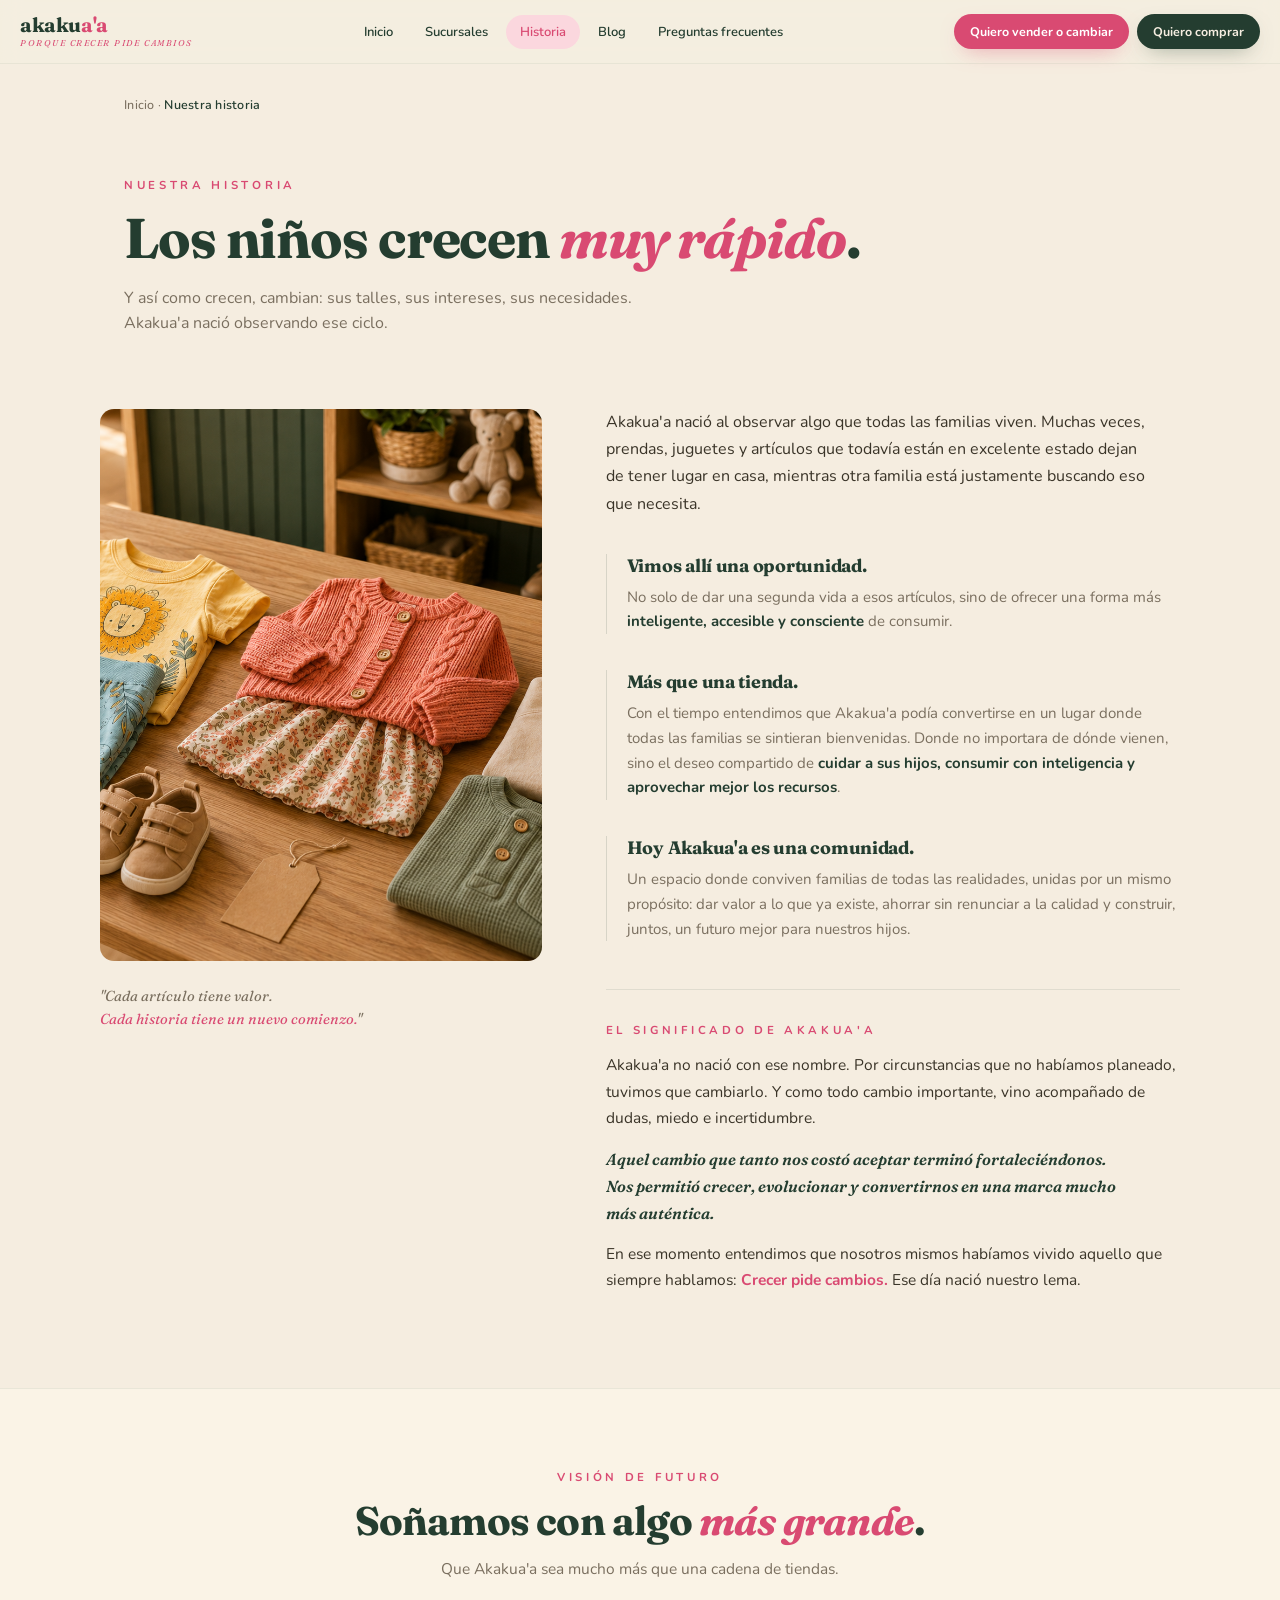
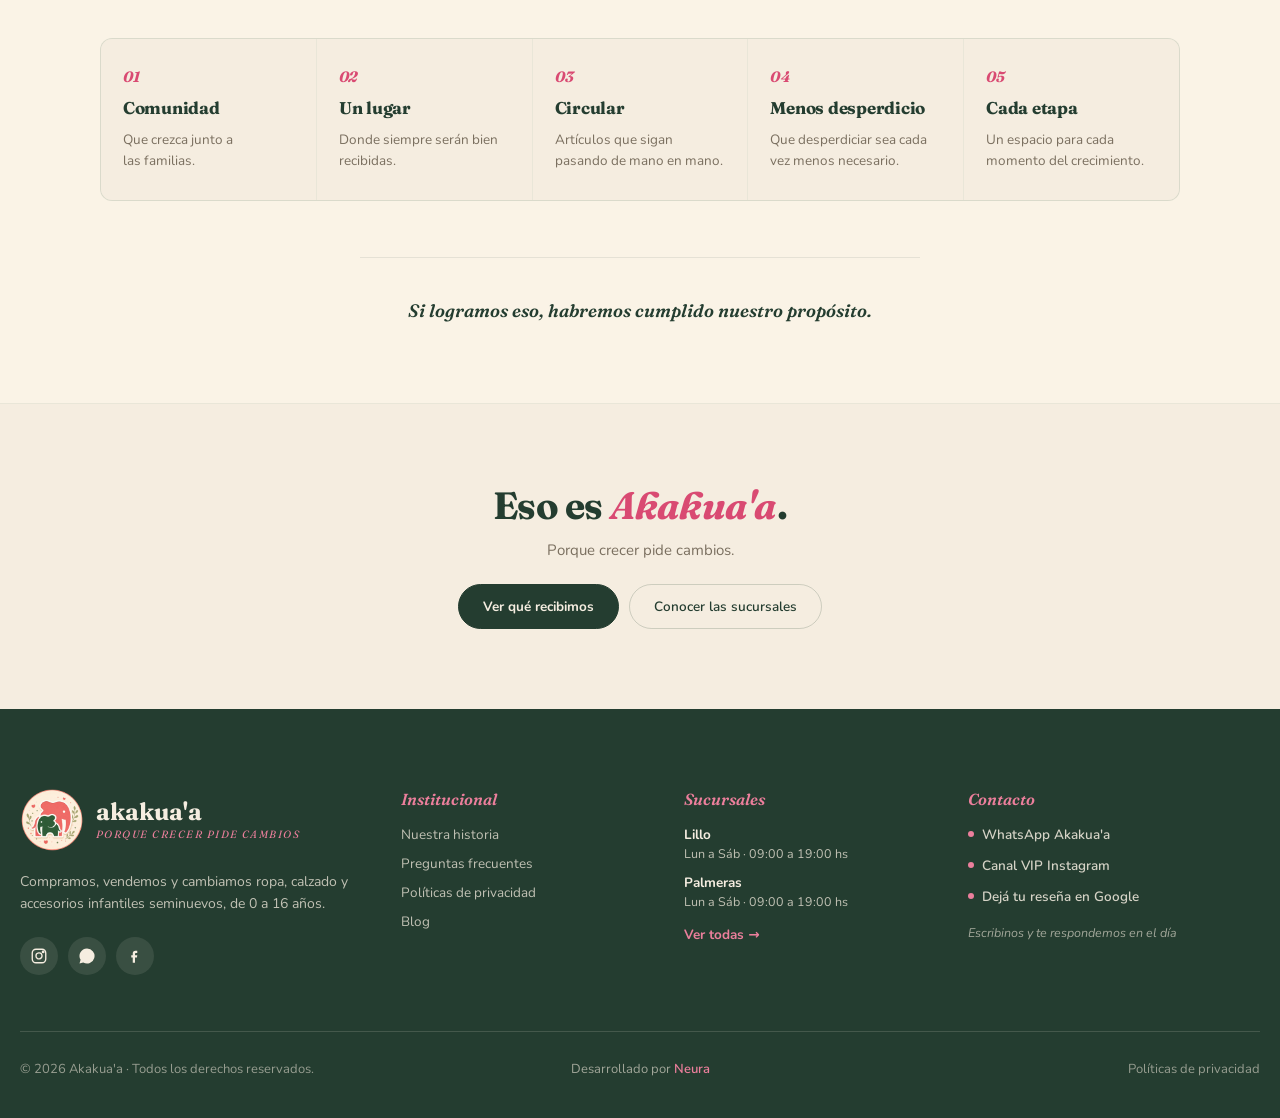
<file: historia.html>
<!DOCTYPE html>
<html lang="es">
<head>
<meta charset="utf-8">
<meta name="viewport" content="width=device-width, initial-scale=1">
<title>Nuestra historia · Akakua'a</title>
<link rel="icon" type="image/png" href="uploads/akakuaa.png">
<link rel="apple-touch-icon" href="uploads/akakuaa.png">
<link rel="preconnect" href="https://fonts.googleapis.com">
<link rel="preconnect" href="https://fonts.gstatic.com" crossorigin>
<link href="https://fonts.googleapis.com/css2?family=Fraunces:opsz,wght@9..144,500;9..144,600;9..144,700&family=Nunito:wght@400;500;600;700;800&display=swap" rel="stylesheet">
<link rel="stylesheet" href="mobile.css">
<script defer src="mobile.js"></script>
<style>
  :root{
    --cream:#f5ede0;--cream-soft:#faf3e6;
    --green:#243d30;--green-soft:#33513f;
    --rose:#d94a72;--rose-soft:#ec7f9c;--rose-pale:#fbd7de;
    --sage:#c9d7bf;--sand:#e8dcc4;
    --text:#3a3428;--text-soft:#7a6f5f;
  }
  *,*::before,*::after{box-sizing:border-box}
  html,body{margin:0;padding:0}
  body{font-family:'Nunito',system-ui,sans-serif;color:var(--text);background:var(--cream);-webkit-font-smoothing:antialiased;text-wrap:pretty}
  a{color:var(--rose);text-decoration:none;transition:color .2s}
  a:hover{color:var(--green)}
  h1,h2,h3{font-family:'Fraunces',Georgia,serif;font-weight:700;margin:0;letter-spacing:-.02em;color:var(--green)}
  p{margin:0}

  /* Header unificado */
  .site-header{position:sticky;top:0;z-index:50;padding:14px 20px;background:rgba(245,238,224,.82);-webkit-backdrop-filter:blur(10px);backdrop-filter:blur(10px);border-bottom:1px solid rgba(45,74,58,.06)}
  .site-header .wrap{max-width:1280px;margin:0 auto;display:flex;align-items:center;justify-content:space-between;gap:24px}
  .site-header .brand{display:flex;align-items:center;gap:12px;text-decoration:none;color:inherit}
  .site-header .brand-name{font-family:'Fraunces',serif;font-weight:700;font-size:20px;line-height:1;letter-spacing:-.02em}
  .site-header .brand-name .g{color:var(--green)}
  .site-header .brand-name .r{color:var(--rose)}
  .site-header .brand-tag{font-size:8.5px;color:var(--rose);letter-spacing:.18em;text-transform:uppercase;margin-top:3px;font-style:italic;font-family:'Fraunces',serif}
  .site-header .nav{display:flex;align-items:center;gap:4px}
  .site-header .nav a{padding:8px 14px;border-radius:999px;color:var(--green);font-weight:600;font-size:13px;text-decoration:none}
  .site-header .nav a.active{background:var(--rose-pale);color:var(--rose)}
  .site-header .header-ctas{display:inline-flex;align-items:center;gap:8px}
  .site-header .cta-rose{padding:9px 16px;border-radius:999px;background:var(--rose);color:#fff;font-weight:700;font-size:12.5px;text-decoration:none;box-shadow:0 8px 22px -10px rgba(217,74,114,.6);transition:transform .2s}
  .site-header .cta-rose:hover{color:#fff;transform:translateY(-2px)}
  .site-header .cta-green{padding:9px 16px;border-radius:999px;background:var(--green);color:var(--cream);font-weight:700;font-size:12.5px;text-decoration:none;box-shadow:0 8px 22px -10px rgba(45,74,58,.55);transition:transform .2s}
  .site-header .cta-green:hover{color:var(--cream);transform:translateY(-2px)}
  @media (max-width:960px){.site-header .nav{display:none}.site-header .header-ctas{display:none}}

  /* Breadcrumb */
  .breadcrumb{max-width:1080px;margin:0 auto;padding:32px 24px 0;font-size:12.5px;color:var(--text-soft);letter-spacing:.02em}
  .breadcrumb a{color:var(--text-soft);font-weight:500}
  .breadcrumb a:hover{color:var(--green)}

  /* Hero */
  section.hero-historia{padding:64px 24px 40px;max-width:1080px;margin:0 auto}
  section.hero-historia .eyebrow{font-family:'Nunito',sans-serif;font-weight:700;font-size:11.5px;letter-spacing:.32em;text-transform:uppercase;color:var(--rose);margin-bottom:16px}
  section.hero-historia h1{font-size:clamp(36px,4.4vw,56px);line-height:1.05;margin-bottom:18px;font-weight:700}
  section.hero-historia h1 em{font-style:italic;color:var(--rose);font-weight:700}
  section.hero-historia .lead{font-size:16px;color:var(--text-soft);line-height:1.6;max-width:560px}

  /* Contenido */
  section.contenido{padding:32px 24px 80px}
  section.contenido .grid{max-width:1080px;margin:0 auto;display:grid;grid-template-columns:1fr 1.3fr;gap:64px;align-items:start}
  section.contenido .side{position:sticky;top:110px}
  section.contenido .side img{width:100%;aspect-ratio:4/5;object-fit:cover;display:block;border-radius:14px}
  section.contenido .quote{margin-top:24px;font-family:'Fraunces',serif;font-style:italic;color:var(--text-soft);font-size:14.5px;line-height:1.55}
  section.contenido .quote span{color:var(--rose)}
  section.contenido .body{display:flex;flex-direction:column;gap:36px}
  section.contenido .body > p{font-size:16px;line-height:1.7;color:var(--text)}
  section.contenido .body .item{padding-left:20px;border-left:1px solid rgba(45,74,58,.15)}
  section.contenido .body .item .head{font-family:'Fraunces',serif;font-weight:700;font-size:18px;color:var(--green);margin-bottom:8px;letter-spacing:-.015em}
  section.contenido .body .item p{font-size:15px;line-height:1.65;color:var(--text-soft)}
  section.contenido .body .item p strong{color:var(--green);font-weight:700}
  section.contenido .significado{margin-top:12px;padding-top:32px;border-top:1px solid rgba(45,74,58,.1)}
  section.contenido .significado .kicker{font-family:'Nunito',sans-serif;font-weight:700;font-size:11.5px;letter-spacing:.32em;text-transform:uppercase;color:var(--rose);margin-bottom:14px}
  section.contenido .significado p{font-size:15.5px;line-height:1.7;margin-bottom:14px;color:var(--text)}
  section.contenido .significado p.hi{color:var(--green);font-family:'Fraunces',serif;font-weight:600;font-style:italic;font-size:16px}
  section.contenido .significado strong{color:var(--rose);font-weight:700}
  @media (max-width:820px){
    section.contenido .grid{grid-template-columns:1fr;gap:40px}
    section.contenido .side{position:static}
  }

  /* Visión */
  section.vision{padding:80px 24px;background:var(--cream-soft);border-top:1px solid rgba(45,74,58,.08);border-bottom:1px solid rgba(45,74,58,.08)}
  section.vision .wrap{max-width:1080px;margin:0 auto}
  section.vision .head{max-width:640px;margin:0 auto 56px;text-align:center}
  section.vision .head .eyebrow{font-family:'Nunito',sans-serif;font-weight:700;font-size:11.5px;letter-spacing:.32em;text-transform:uppercase;color:var(--rose);margin-bottom:14px}
  section.vision .head h2{font-size:clamp(28px,3.2vw,40px);line-height:1.1;margin-bottom:14px;font-weight:700}
  section.vision .head h2 em{font-style:italic;color:var(--rose);font-weight:700}
  section.vision .head .lead{font-size:15.5px;line-height:1.6;color:var(--text-soft)}
  section.vision .steps{display:grid;grid-template-columns:repeat(5,1fr);gap:1px;background:rgba(45,74,58,.08);border:1px solid rgba(45,74,58,.08);border-radius:12px;overflow:hidden}
  section.vision .step{background:var(--cream);padding:28px 22px;display:flex;flex-direction:column;gap:12px;transition:background .2s}
  section.vision .step:hover{background:#fff}
  section.vision .step .num{font-family:'Fraunces',serif;font-weight:700;font-style:italic;font-size:15px;color:var(--rose);letter-spacing:.02em}
  section.vision .step h3{font-family:'Fraunces',serif;font-weight:700;font-size:17px;line-height:1.2;color:var(--green);margin:0;letter-spacing:-.015em}
  section.vision .step p{font-size:13.5px;color:var(--text-soft);line-height:1.55;margin:0}
  section.vision .quote{margin:56px auto 0;max-width:560px;text-align:center;padding-top:40px;border-top:1px solid rgba(45,74,58,.1)}
  section.vision .quote p{font-family:'Fraunces',serif;font-style:italic;font-weight:600;font-size:18px;line-height:1.4;color:var(--green)}
  @media (max-width:960px){section.vision .steps{grid-template-columns:repeat(2,1fr)}}
  @media (max-width:520px){section.vision .steps{grid-template-columns:1fr}}

  /* Cierre CTA */
  section.cierre-cta{padding:80px 24px}
  section.cierre-cta .wrap{max-width:1080px;margin:0 auto;text-align:center}
  section.cierre-cta h2{color:var(--green);font-size:clamp(26px,3vw,38px);line-height:1.15;margin-bottom:12px;font-weight:700}
  section.cierre-cta h2 em{color:var(--rose);font-style:italic}
  section.cierre-cta p{color:var(--text-soft);font-size:15px;margin-bottom:24px;max-width:480px;margin-left:auto;margin-right:auto}
  section.cierre-cta .buttons{display:flex;flex-wrap:wrap;gap:10px;justify-content:center}
  section.cierre-cta .btn-primary{padding:12px 24px;border-radius:999px;background:var(--green);color:var(--cream);font-weight:700;font-size:13.5px;border:1px solid var(--green);transition:background .2s}
  section.cierre-cta .btn-primary:hover{color:var(--cream);background:var(--green-soft)}
  section.cierre-cta .btn-ghost{padding:12px 24px;border-radius:999px;background:transparent;color:var(--green);font-weight:600;font-size:13.5px;border:1px solid rgba(45,74,58,.2);transition:border-color .2s,background .2s}
  section.cierre-cta .btn-ghost:hover{color:var(--green);border-color:var(--green);background:var(--cream-soft)}

  /* Footer */
  footer.site{padding:40px 24px;border-top:1px solid rgba(45,74,58,.08)}
  footer.site .wrap{max-width:1080px;margin:0 auto;display:flex;justify-content:space-between;flex-wrap:wrap;gap:16px;align-items:center;font-size:12.5px;color:var(--text-soft)}
  footer.site .wrap a{color:var(--text-soft);font-weight:600}
  footer.site .wrap a:hover{color:var(--green)}
</style>
</head>
<body>

  <header class="site-header">
    <div class="wrap">
      <a href="Akakuaa.dc.html" class="brand">
        <div>
          <div class="brand-name"><span class="g">akaku</span><span class="r">a'a</span></div>
          <div class="brand-tag">porque crecer pide cambios</div>
        </div>
      </a>
      <nav class="nav">
        <a href="Akakuaa.dc.html#inicio">Inicio</a>
        <a href="sucursales.html">Sucursales</a>
        <a href="historia.html" class="active">Historia</a>
        <a href="blog.html">Blog</a>
        <a href="faq.html">Preguntas frecuentes</a>
      </nav>
      <div class="header-ctas">
        <a href="Akakuaa.dc.html#cta" class="cta-rose">Quiero vender o cambiar</a>
        <a href="Akakuaa.dc.html#pasos" class="cta-green">Quiero comprar</a>
      </div>
    </div>
  </header>

  <div class="breadcrumb">
    <a href="Akakuaa.dc.html">Inicio</a> <span>·</span> <span style="color:var(--green);font-weight:600">Nuestra historia</span>
  </div>

  <section class="hero-historia">
    <div class="eyebrow">Nuestra historia</div>
    <h1>Los niños crecen <em>muy rápido</em>.</h1>
    <p class="lead">Y así como crecen, cambian: sus talles, sus intereses, sus necesidades. Akakua'a nació observando ese ciclo.</p>
  </section>

  <section class="contenido">
    <div class="grid">
      <div class="side">
        <img src="uploads/4.png" alt="Ropa infantil doblada sobre una mesa de madera" loading="lazy" decoding="async">
        <p class="quote">"Cada artículo tiene valor.<br><span>Cada historia tiene un nuevo comienzo.</span>"</p>
      </div>

      <div class="body">
        <p>Akakua'a nació al observar algo que todas las familias viven. Muchas veces, prendas, juguetes y artículos que todavía están en excelente estado dejan de tener lugar en casa, mientras otra familia está justamente buscando eso que necesita.</p>

        <div class="item">
          <div class="head">Vimos allí una oportunidad.</div>
          <p>No solo de dar una segunda vida a esos artículos, sino de ofrecer una forma más <strong>inteligente, accesible y consciente</strong> de consumir.</p>
        </div>

        <div class="item">
          <div class="head">Más que una tienda.</div>
          <p>Con el tiempo entendimos que Akakua'a podía convertirse en un lugar donde todas las familias se sintieran bienvenidas. Donde no importara de dónde vienen, sino el deseo compartido de <strong>cuidar a sus hijos, consumir con inteligencia y aprovechar mejor los recursos</strong>.</p>
        </div>

        <div class="item">
          <div class="head">Hoy Akakua'a es una comunidad.</div>
          <p>Un espacio donde conviven familias de todas las realidades, unidas por un mismo propósito: dar valor a lo que ya existe, ahorrar sin renunciar a la calidad y construir, juntos, un futuro mejor para nuestros hijos.</p>
        </div>

        <div class="significado">
          <div class="kicker">El significado de Akakua'a</div>
          <p>Akakua'a no nació con ese nombre. Por circunstancias que no habíamos planeado, tuvimos que cambiarlo. Y como todo cambio importante, vino acompañado de dudas, miedo e incertidumbre.</p>
          <p class="hi">Aquel cambio que tanto nos costó aceptar terminó fortaleciéndonos. Nos permitió crecer, evolucionar y convertirnos en una marca mucho más auténtica.</p>
          <p>En ese momento entendimos que nosotros mismos habíamos vivido aquello que siempre hablamos: <strong>Crecer pide cambios.</strong> Ese día nació nuestro lema.</p>
        </div>
      </div>
    </div>
  </section>

  <section class="vision">
    <div class="wrap">
      <div class="head">
        <div class="eyebrow">Visión de futuro</div>
        <h2>Soñamos con algo <em>más grande</em>.</h2>
        <p class="lead">Que Akakua'a sea mucho más que una cadena de tiendas.</p>
      </div>

      <div class="steps">
        <article class="step">
          <div class="num">01</div>
          <h3>Comunidad</h3>
          <p>Que crezca junto a las familias.</p>
        </article>
        <article class="step">
          <div class="num">02</div>
          <h3>Un lugar</h3>
          <p>Donde siempre serán bien recibidas.</p>
        </article>
        <article class="step">
          <div class="num">03</div>
          <h3>Circular</h3>
          <p>Artículos que sigan pasando de mano en mano.</p>
        </article>
        <article class="step">
          <div class="num">04</div>
          <h3>Menos desperdicio</h3>
          <p>Que desperdiciar sea cada vez menos necesario.</p>
        </article>
        <article class="step">
          <div class="num">05</div>
          <h3>Cada etapa</h3>
          <p>Un espacio para cada momento del crecimiento.</p>
        </article>
      </div>

      <blockquote class="quote">
        <p>Si logramos eso, habremos cumplido nuestro propósito.</p>
      </blockquote>
    </div>
  </section>

  <section class="cierre-cta">
    <div class="wrap">
      <h2>Eso es <em>Akakua'a</em>.</h2>
      <p>Porque crecer pide cambios.</p>
      <div class="buttons">
        <a href="Akakuaa.dc.html#recibimos" class="btn-primary">Ver qué recibimos</a>
        <a href="sucursales.html" class="btn-ghost">Conocer las sucursales</a>
      </div>
    </div>
  </section>

  <!-- ============ FOOTER ============ -->
  <footer style="padding:80px 20px 40px;background:var(--green);color:var(--cream);margin-top:0">
    <div style="max-width:1280px;margin:0 auto">
      <div class="foot-grid" style="display:grid;grid-template-columns:1.4fr 1fr 1fr 1.2fr;gap:40px;margin-bottom:56px">
        <div>
          <div style="display:flex;align-items:center;gap:12px;margin-bottom:18px">
            <img src="uploads/akakuaa.png" alt="Akakua'a" width="64" height="64" loading="lazy" style="width:64px;height:64px;object-fit:contain">
            <div>
              <div style="font-family:'Fraunces',serif;font-weight:700;font-size:24px;line-height:1;color:var(--cream)">akakua'a</div>
              <div style="font-size:10.5px;color:var(--rose-soft);letter-spacing:.14em;text-transform:uppercase;margin-top:4px;font-style:italic;font-family:'Fraunces',serif">porque crecer pide cambios</div>
            </div>
          </div>
          <p style="font-size:14px;line-height:1.6;color:rgba(245,237,224,.75);max-width:340px;margin:0 0 22px">Compramos, vendemos y cambiamos ropa, calzado y accesorios infantiles seminuevos, de 0 a 16 años.</p>
          <div style="display:flex;align-items:center;gap:10px">
            <a href="https://www.instagram.com/akakuaa_py/" target="_blank" rel="noopener" aria-label="Instagram" style="width:38px;height:38px;border-radius:50%;background:rgba(245,237,224,.1);color:var(--cream);display:inline-flex;align-items:center;justify-content:center;text-decoration:none"><svg width="18" height="18" viewBox="0 0 24 24" fill="none" stroke="currentColor" stroke-width="1.8" stroke-linecap="round" stroke-linejoin="round"><rect x="3" y="3" width="18" height="18" rx="5"/><path d="M16 11.4a4 4 0 1 1-8 .8 4 4 0 0 1 8-.8z"/><circle cx="17.5" cy="6.5" r="1"/></svg></a>
            <a href="https://wa.me/595000000000" target="_blank" rel="noopener" aria-label="WhatsApp" style="width:38px;height:38px;border-radius:50%;background:rgba(245,237,224,.1);color:var(--cream);display:inline-flex;align-items:center;justify-content:center;text-decoration:none"><svg width="18" height="18" viewBox="0 0 24 24" fill="currentColor"><path d="M17.5 14.4c-.3-.15-1.7-.85-2-.95-.25-.1-.45-.15-.65.15s-.7.9-.85 1.1c-.15.15-.3.2-.6.05-.3-.15-1.25-.45-2.35-1.45-.85-.75-1.4-1.7-1.6-2-.15-.3 0-.45.15-.6.15-.15.3-.35.4-.5.15-.15.2-.25.3-.45.1-.2.05-.4 0-.55C10.2 9 9.65 7.6 9.4 7c-.2-.55-.45-.5-.6-.5H8.2c-.2 0-.5.05-.75.35-.25.3-1 1-1 2.4 0 1.4 1.05 2.8 1.2 3 .15.2 2.05 3.15 5 4.4.7.3 1.25.5 1.65.6.7.2 1.35.2 1.85.15.55-.1 1.7-.7 1.95-1.4.25-.7.25-1.3.15-1.4-.05-.2-.25-.3-.55-.4zM12 2a10 10 0 0 0-8.55 15.15L2 22l4.95-1.4A10 10 0 1 0 12 2z"/></svg></a>
            <a href="#" aria-label="Facebook" style="width:38px;height:38px;border-radius:50%;background:rgba(245,237,224,.1);color:var(--cream);display:inline-flex;align-items:center;justify-content:center;text-decoration:none"><svg width="18" height="18" viewBox="0 0 24 24" fill="currentColor"><path d="M15 8h-2c-.5 0-1 .5-1 1v2h3l-.4 3H12v7h-3v-7H7v-3h2V8.5A3.5 3.5 0 0 1 12.5 5H15z"/></svg></a>
          </div>
        </div>
        <div>
          <div style="font-family:'Fraunces',serif;font-weight:600;font-size:16px;margin-bottom:16px;font-style:italic;color:var(--rose-soft)">Institucional</div>
          <div style="display:flex;flex-direction:column;gap:10px;font-size:13.5px">
            <a href="historia.html" style="color:rgba(245,237,224,.75);text-decoration:none">Nuestra historia</a>
            <a href="faq.html" style="color:rgba(245,237,224,.75);text-decoration:none">Preguntas frecuentes</a>
            <a href="privacidad.html" style="color:rgba(245,237,224,.75);text-decoration:none">Políticas de privacidad</a>
            <a href="blog.html" style="color:rgba(245,237,224,.75);text-decoration:none">Blog</a>
          </div>
        </div>
        <div>
          <div style="font-family:'Fraunces',serif;font-weight:600;font-size:16px;margin-bottom:16px;font-style:italic;color:var(--rose-soft)">Sucursales</div>
          <div style="display:flex;flex-direction:column;gap:10px;font-size:13.5px;color:rgba(245,237,224,.75)">
            <div><strong style="color:var(--cream);font-weight:700">Lillo</strong><br><span style="font-size:12.5px">Lun a Sáb · 09:00 a 19:00 hs</span></div>
            <div><strong style="color:var(--cream);font-weight:700">Palmeras</strong><br><span style="font-size:12.5px">Lun a Sáb · 09:00 a 19:00 hs</span></div>
            <a href="sucursales.html" style="color:var(--rose-soft);font-weight:700;margin-top:4px;text-decoration:none">Ver todas →</a>
          </div>
        </div>
        <div>
          <div style="font-family:'Fraunces',serif;font-weight:600;font-size:16px;margin-bottom:16px;font-style:italic;color:var(--rose-soft)">Contacto</div>
          <div style="display:flex;flex-direction:column;gap:12px;font-size:13.5px">
            <a href="https://wa.me/595000000000" target="_blank" rel="noopener" style="color:rgba(245,237,224,.85);display:inline-flex;align-items:center;gap:8px;font-weight:600;text-decoration:none"><span style="width:6px;height:6px;border-radius:50%;background:var(--rose-soft)"></span> WhatsApp Akakua'a</a>
            <a href="https://www.instagram.com/akakuaa_py/" target="_blank" rel="noopener" style="color:rgba(245,237,224,.85);display:inline-flex;align-items:center;gap:8px;font-weight:600;text-decoration:none"><span style="width:6px;height:6px;border-radius:50%;background:var(--rose-soft)"></span> Canal VIP Instagram</a>
            <a href="https://www.google.com/maps" target="_blank" rel="noopener" style="color:rgba(245,237,224,.85);display:inline-flex;align-items:center;gap:8px;font-weight:600;text-decoration:none"><span style="width:6px;height:6px;border-radius:50%;background:var(--rose-soft)"></span> Dejá tu reseña en Google</a>
            <div style="color:rgba(245,237,224,.6);font-size:12.5px;margin-top:6px;font-style:italic">Escribinos y te respondemos en el día</div>
          </div>
        </div>
      </div>
      <div class="foot-bottom" style="padding-top:28px;border-top:1px solid rgba(245,237,224,.15);display:grid;grid-template-columns:1fr auto 1fr;align-items:center;gap:16px;font-size:13px;color:rgba(245,237,224,.55)">
        <div>© 2026 Akakua'a · Todos los derechos reservados.</div>
        <div style="text-align:center;color:rgba(245,237,224,.6)">Desarrollado por <a href="https://neura.com.py" target="_blank" rel="noopener" style="color:var(--rose-soft);font-weight:600;text-decoration:none">Neura</a></div>
        <div style="text-align:right"><a href="privacidad.html" style="color:rgba(245,237,224,.55);text-decoration:none">Políticas de privacidad</a></div>
      </div>
    </div>
    <style>
      @media (max-width:820px){footer .foot-grid{grid-template-columns:1fr 1fr!important}}
      @media (max-width:520px){footer .foot-grid{grid-template-columns:1fr!important}footer .foot-bottom{grid-template-columns:1fr!important;text-align:center}footer .foot-bottom > div{text-align:center!important}}
    </style>
  </footer>

</body>
</html>
</file>
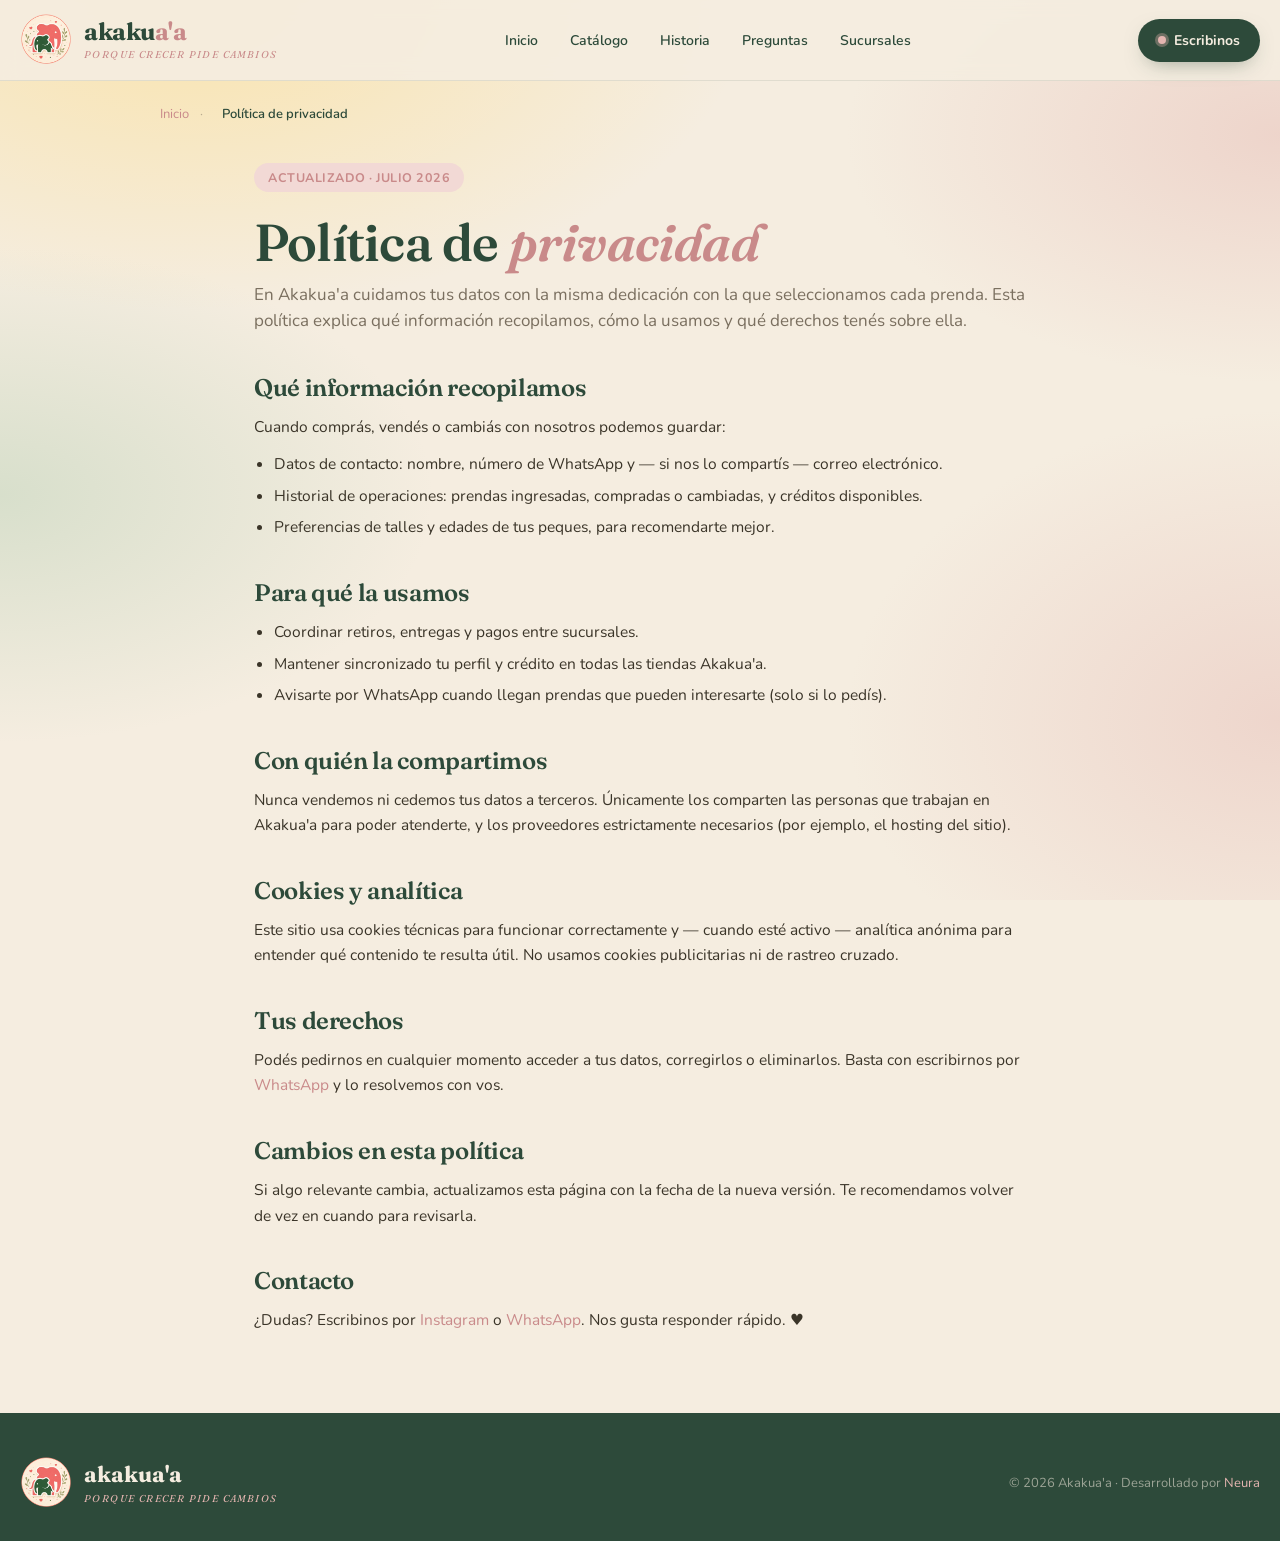
<file: privacidad.html>
<!DOCTYPE html>
<html lang="es">
<head>
<meta charset="utf-8">
<meta name="viewport" content="width=device-width, initial-scale=1">
<title>Política de privacidad · Akakua'a</title>
<link rel="icon" type="image/png" href="uploads/akakuaa.png">
<link rel="apple-touch-icon" href="uploads/akakuaa.png">
<link rel="preconnect" href="https://fonts.googleapis.com">
<link rel="preconnect" href="https://fonts.gstatic.com" crossorigin>
<link href="https://fonts.googleapis.com/css2?family=Fraunces:opsz,wght@9..144,500;9..144,600;9..144,700&family=Nunito:wght@400;500;600;700;800&display=swap" rel="stylesheet">
<link rel="stylesheet" href="mobile.css">
<script defer src="mobile.js"></script>
<style>
  :root{
    --cream:#f5ede0;--cream-soft:#faf3e6;
    --green:#2d4a3a;--green-soft:#3d5a48;
    --rose:#c98a8a;--rose-soft:#e4b5b0;--rose-pale:#f2d9d5;
    --sage:#c9d7bf;--sand:#e8dcc4;
    --text:#3a3428;--text-soft:#7a6f5f;
  }
  *,*::before,*::after{box-sizing:border-box}
  html,body{margin:0;padding:0}
  body{
    font-family:'Nunito',system-ui,sans-serif;color:var(--text);background:var(--cream);
    background-image:
      radial-gradient(ellipse 900px 500px at 15% 0%, rgba(255,215,107,.44), transparent 62%),
      radial-gradient(ellipse 700px 400px at 100% 15%, rgba(228,181,176,.44), transparent 62%),
      radial-gradient(ellipse 700px 400px at 0% 55%, rgba(159,196,164,.34), transparent 62%),
      radial-gradient(ellipse 700px 500px at 100% 80%, rgba(228,181,176,.42), transparent 62%);
    background-attachment:fixed;
    -webkit-font-smoothing:antialiased;
  }
  a{color:var(--rose);text-decoration:none;transition:color .3s}
  a:hover{color:var(--green)}
  h1,h2,h3{font-family:'Fraunces',Georgia,serif;font-weight:600;margin:0;letter-spacing:-.015em;color:var(--green)}
  p{margin:0}

  header.site{position:sticky;top:0;z-index:50;background:rgba(245,237,224,.92);backdrop-filter:blur(10px);border-bottom:1px solid rgba(45,74,58,.1);padding:14px 20px}
  header.site .wrap{max-width:1280px;margin:0 auto;display:flex;align-items:center;justify-content:space-between;gap:24px}
  header.site .brand{display:flex;align-items:center;gap:12px;text-decoration:none;color:inherit}
  header.site .brand img{width:52px;height:52px;object-fit:contain}
  header.site .brand .name{font-family:'Fraunces',serif;font-weight:700;font-size:24px;line-height:1;letter-spacing:-.02em}
  header.site .brand .name .g{color:var(--green)}
  header.site .brand .name .r{color:var(--rose)}
  header.site .brand .tag{font-size:10px;color:var(--rose);letter-spacing:.14em;text-transform:uppercase;margin-top:4px;font-style:italic;font-family:'Fraunces',serif}
  header.site nav{display:flex;align-items:center;gap:4px}
  header.site nav a{padding:8px 14px;border-radius:999px;color:var(--green);font-weight:600;font-size:14px}
  header.site nav a:hover{background:var(--rose-pale);color:var(--rose)}
  header.site .cta{padding:12px 20px;border-radius:999px;background:var(--green);color:var(--cream);font-weight:700;font-size:14px;display:inline-flex;align-items:center;gap:8px;box-shadow:0 8px 22px -10px rgba(45,74,58,.55)}
  header.site .cta .dot{width:8px;height:8px;border-radius:50%;background:var(--rose-soft);box-shadow:0 0 0 3px rgba(228,181,176,.35)}

  .breadcrumb{max-width:1000px;margin:24px auto 0;padding:0 20px;font-size:13px;color:var(--text-soft)}
  .breadcrumb a{color:var(--rose)}
  .breadcrumb span{margin:0 8px;color:rgba(122,111,95,.5)}

  main{max-width:820px;margin:40px auto 80px;padding:0 24px;position:relative;z-index:1}
  main h1{font-size:clamp(34px,5vw,52px);margin-bottom:8px}
  main h1 em{color:var(--rose);font-style:italic}
  main .lead{font-size:17px;line-height:1.55;color:var(--text-soft);margin-bottom:34px}
  main h2{font-size:24px;margin:38px 0 12px}
  main p{font-size:15.5px;line-height:1.65;margin-bottom:12px}
  main ul{padding-left:20px;margin:8px 0 16px}
  main li{font-size:15.5px;line-height:1.65;margin-bottom:6px}
  .updated{display:inline-block;background:var(--rose-pale);color:var(--rose);padding:6px 14px;border-radius:999px;font-size:12.5px;font-weight:700;letter-spacing:.04em;text-transform:uppercase;margin-bottom:18px}

  footer.site{background:var(--green);color:var(--cream);padding:44px 20px 32px;margin-top:60px}
  footer.site .wrap{max-width:1280px;margin:0 auto;display:flex;justify-content:space-between;align-items:center;flex-wrap:wrap;gap:20px}
  footer.site .brand{display:flex;align-items:center;gap:12px}
  footer.site .brand img{width:52px;height:52px;object-fit:contain}
  footer.site .brand .name{font-family:'Fraunces',serif;font-weight:700;font-size:22px;color:var(--cream)}
  footer.site .brand .tag{font-size:10px;color:var(--rose-soft);letter-spacing:.14em;text-transform:uppercase;margin-top:4px;font-style:italic;font-family:'Fraunces',serif}
  footer.site .copy{font-size:13px;color:rgba(245,237,224,.55)}
  footer.site .copy a{color:var(--rose-soft)}

  @media (max-width:820px){
    header.site nav{display:none}
    main h1{font-size:32px}
  }
</style>
</head>
<body>

  <header class="site">
    <div class="wrap">
      <a href="Akakuaa.dc.html" class="brand">
        <img src="uploads/akakuaa.png" alt="Akakua'a">
        <div>
          <div class="name"><span class="g">akaku</span><span class="r">a'a</span></div>
          <div class="tag">porque crecer pide cambios</div>
        </div>
      </a>
      <nav>
        <a href="Akakuaa.dc.html">Inicio</a>
        <a href="catalogo.html">Catálogo</a>
        <a href="historia.html">Historia</a>
        <a href="faq.html">Preguntas</a>
        <a href="sucursales.html">Sucursales</a>
      </nav>
      <a href="Akakuaa.dc.html#cta" class="cta">
        <span class="dot"></span> Escribinos
      </a>
    </div>
  </header>

  <div class="breadcrumb">
    <a href="Akakuaa.dc.html">Inicio</a> <span>·</span> <span style="color:var(--green);font-weight:600">Política de privacidad</span>
  </div>

  <main>
    <span class="updated">Actualizado · Julio 2026</span>
    <h1>Política de <em>privacidad</em></h1>
    <p class="lead">En Akakua'a cuidamos tus datos con la misma dedicación con la que seleccionamos cada prenda. Esta política explica qué información recopilamos, cómo la usamos y qué derechos tenés sobre ella.</p>

    <h2>Qué información recopilamos</h2>
    <p>Cuando comprás, vendés o cambiás con nosotros podemos guardar:</p>
    <ul>
      <li>Datos de contacto: nombre, número de WhatsApp y — si nos lo compartís — correo electrónico.</li>
      <li>Historial de operaciones: prendas ingresadas, compradas o cambiadas, y créditos disponibles.</li>
      <li>Preferencias de talles y edades de tus peques, para recomendarte mejor.</li>
    </ul>

    <h2>Para qué la usamos</h2>
    <ul>
      <li>Coordinar retiros, entregas y pagos entre sucursales.</li>
      <li>Mantener sincronizado tu perfil y crédito en todas las tiendas Akakua'a.</li>
      <li>Avisarte por WhatsApp cuando llegan prendas que pueden interesarte (solo si lo pedís).</li>
    </ul>

    <h2>Con quién la compartimos</h2>
    <p>Nunca vendemos ni cedemos tus datos a terceros. Únicamente los comparten las personas que trabajan en Akakua'a para poder atenderte, y los proveedores estrictamente necesarios (por ejemplo, el hosting del sitio).</p>

    <h2>Cookies y analítica</h2>
    <p>Este sitio usa cookies técnicas para funcionar correctamente y — cuando esté activo — analítica anónima para entender qué contenido te resulta útil. No usamos cookies publicitarias ni de rastreo cruzado.</p>

    <h2>Tus derechos</h2>
    <p>Podés pedirnos en cualquier momento acceder a tus datos, corregirlos o eliminarlos. Basta con escribirnos por <a href="Akakuaa.dc.html#cta">WhatsApp</a> y lo resolvemos con vos.</p>

    <h2>Cambios en esta política</h2>
    <p>Si algo relevante cambia, actualizamos esta página con la fecha de la nueva versión. Te recomendamos volver de vez en cuando para revisarla.</p>

    <h2>Contacto</h2>
    <p>¿Dudas? Escribinos por <a href="https://www.instagram.com/akakuaa_py/" target="_blank" rel="noopener">Instagram</a> o <a href="Akakuaa.dc.html#cta">WhatsApp</a>. Nos gusta responder rápido. ♥</p>
  </main>

  <footer class="site">
    <div class="wrap">
      <div class="brand">
        <img src="uploads/akakuaa.png" alt="Akakua'a">
        <div>
          <div class="name">akakua'a</div>
          <div class="tag">porque crecer pide cambios</div>
        </div>
      </div>
      <div class="copy">© 2026 Akakua'a · Desarrollado por <a href="https://neura.com.py" target="_blank" rel="noopener">Neura</a></div>
    </div>
  </footer>

</body>
</html>
</file>
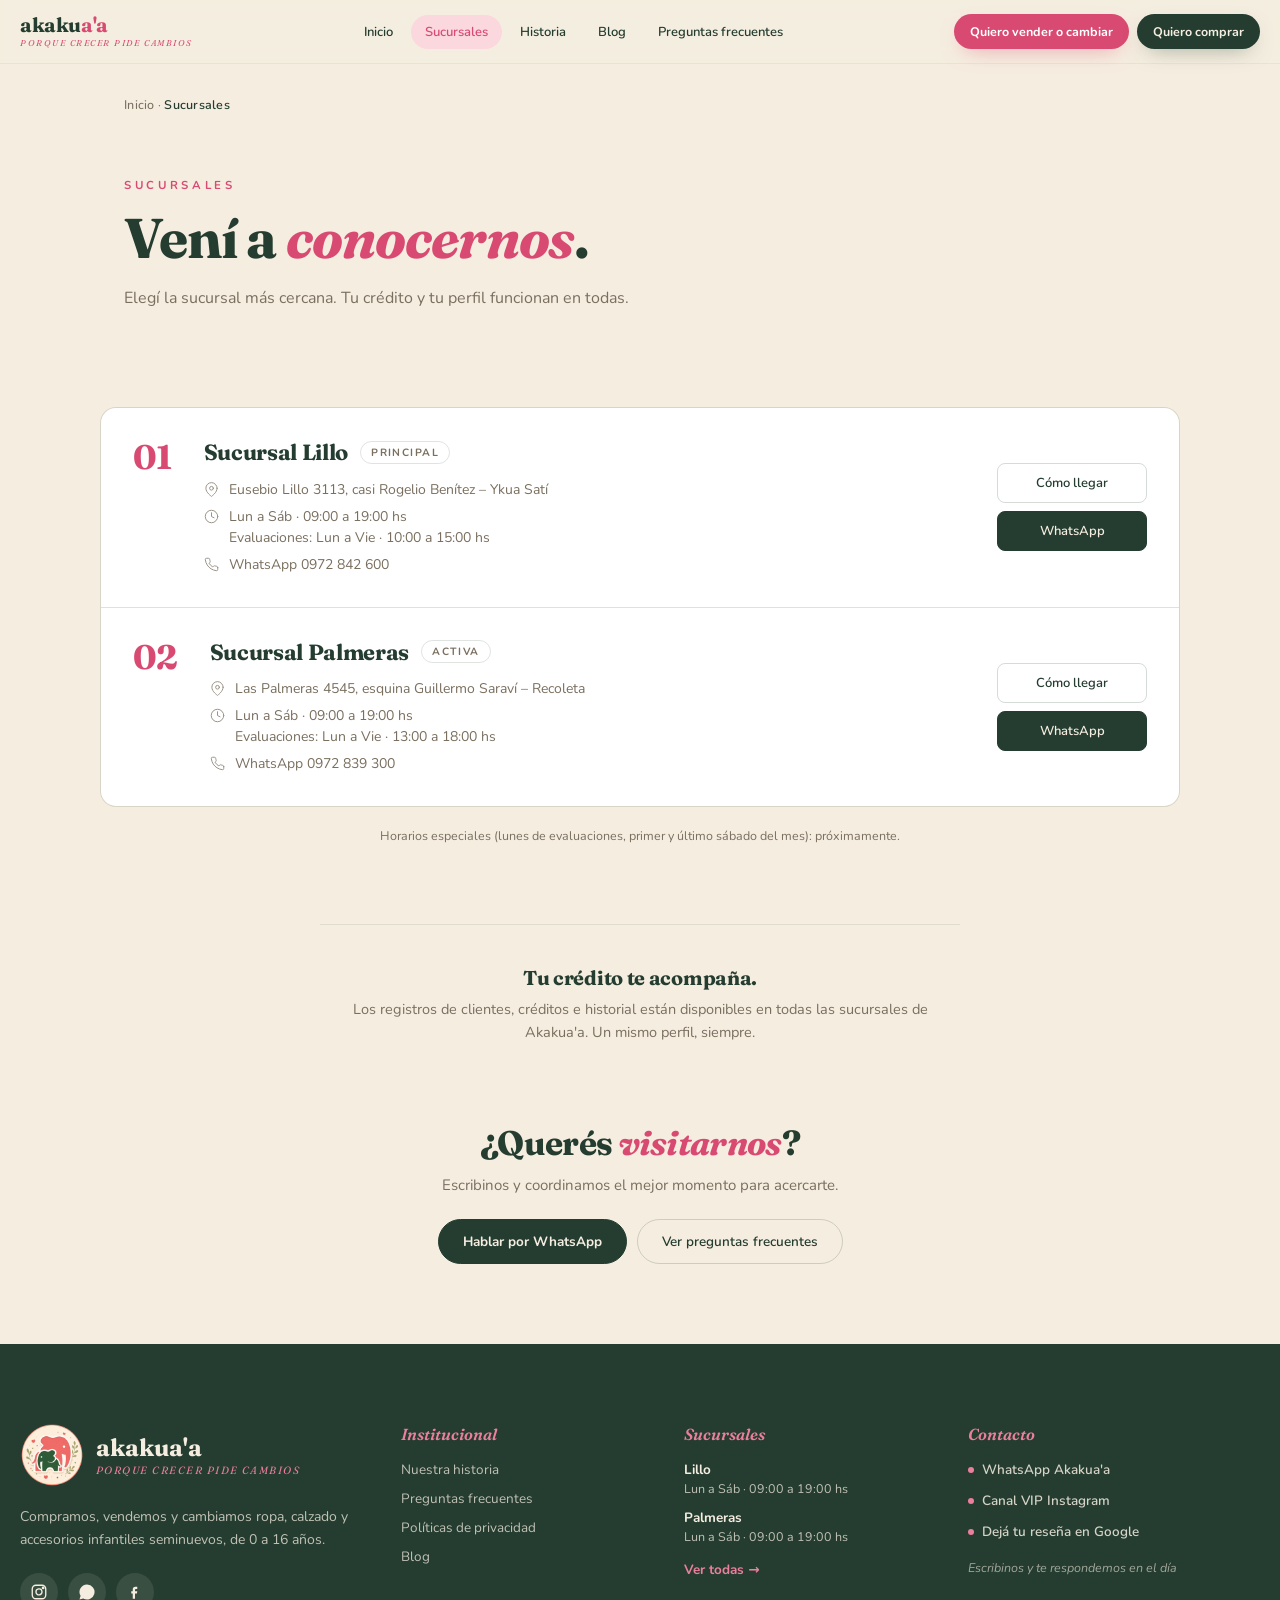
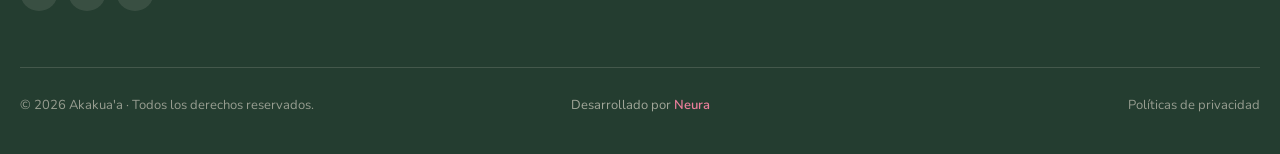
<file: sucursales.html>
<!DOCTYPE html>
<html lang="es">
<head>
<meta charset="utf-8">
<meta name="viewport" content="width=device-width, initial-scale=1">
<title>Sucursales · Akakua'a</title>
<link rel="icon" type="image/png" href="uploads/akakuaa.png">
<link rel="apple-touch-icon" href="uploads/akakuaa.png">
<link rel="preconnect" href="https://fonts.googleapis.com">
<link rel="preconnect" href="https://fonts.gstatic.com" crossorigin>
<link href="https://fonts.googleapis.com/css2?family=Fraunces:opsz,wght@9..144,500;9..144,600;9..144,700&family=Nunito:wght@400;500;600;700;800&display=swap" rel="stylesheet">
<link rel="stylesheet" href="mobile.css">
<script defer src="mobile.js"></script>
<style>
  :root{
    --cream:#f5ede0;--cream-soft:#faf3e6;
    --green:#243d30;--green-soft:#33513f;
    --rose:#d94a72;--rose-soft:#ec7f9c;--rose-pale:#fbd7de;
    --sage:#c9d7bf;--sand:#e8dcc4;
    --text:#3a3428;--text-soft:#7a6f5f;
  }
  *,*::before,*::after{box-sizing:border-box}
  html,body{margin:0;padding:0}
  body{font-family:'Nunito',system-ui,sans-serif;color:var(--text);background:var(--cream);-webkit-font-smoothing:antialiased;text-wrap:pretty}
  a{color:var(--rose);text-decoration:none;transition:color .2s}
  a:hover{color:var(--green)}
  h1,h2,h3{font-family:'Fraunces',Georgia,serif;font-weight:700;margin:0;letter-spacing:-.02em;color:var(--green)}
  p{margin:0}

  .site-header{position:sticky;top:0;z-index:50;padding:14px 20px;background:rgba(245,238,224,.82);-webkit-backdrop-filter:blur(10px);backdrop-filter:blur(10px);border-bottom:1px solid rgba(45,74,58,.06)}
  .site-header .wrap{max-width:1280px;margin:0 auto;display:flex;align-items:center;justify-content:space-between;gap:24px}
  .site-header .brand{display:flex;align-items:center;gap:12px;text-decoration:none;color:inherit}
  .site-header .brand-name{font-family:'Fraunces',serif;font-weight:700;font-size:20px;line-height:1;letter-spacing:-.02em}
  .site-header .brand-name .g{color:var(--green)}
  .site-header .brand-name .r{color:var(--rose)}
  .site-header .brand-tag{font-size:8.5px;color:var(--rose);letter-spacing:.18em;text-transform:uppercase;margin-top:3px;font-style:italic;font-family:'Fraunces',serif}
  .site-header .nav{display:flex;align-items:center;gap:4px}
  .site-header .nav a{padding:8px 14px;border-radius:999px;color:var(--green);font-weight:600;font-size:13px;text-decoration:none}
  .site-header .nav a.active{background:var(--rose-pale);color:var(--rose)}
  .site-header .header-ctas{display:inline-flex;align-items:center;gap:8px}
  .site-header .cta-rose{padding:9px 16px;border-radius:999px;background:var(--rose);color:#fff;font-weight:700;font-size:12.5px;text-decoration:none;box-shadow:0 8px 22px -10px rgba(217,74,114,.6);transition:transform .2s}
  .site-header .cta-rose:hover{color:#fff;transform:translateY(-2px)}
  .site-header .cta-green{padding:9px 16px;border-radius:999px;background:var(--green);color:var(--cream);font-weight:700;font-size:12.5px;text-decoration:none;box-shadow:0 8px 22px -10px rgba(45,74,58,.55);transition:transform .2s}
  .site-header .cta-green:hover{color:var(--cream);transform:translateY(-2px)}
  @media (max-width:960px){.site-header .nav{display:none}.site-header .header-ctas{display:none}}

  .breadcrumb{max-width:1080px;margin:0 auto;padding:32px 24px 0;font-size:12.5px;color:var(--text-soft);letter-spacing:.02em}
  .breadcrumb a{color:var(--text-soft);font-weight:500}
  .breadcrumb a:hover{color:var(--green)}

  section.hero-suc{padding:64px 24px 40px;text-align:left;max-width:1080px;margin:0 auto}
  section.hero-suc .eyebrow{font-family:'Nunito',sans-serif;font-weight:700;font-size:11.5px;letter-spacing:.32em;text-transform:uppercase;color:var(--rose);margin-bottom:16px}
  section.hero-suc h1{font-size:clamp(36px,4.4vw,56px);line-height:1.05;margin-bottom:18px;font-weight:700}
  section.hero-suc h1 em{font-style:italic;color:var(--rose);font-weight:700}
  section.hero-suc .lead{font-size:16px;color:var(--text-soft);line-height:1.6;max-width:560px}

  section.branches{padding:56px 24px 40px}
  section.branches .wrap{max-width:1080px;margin:0 auto}
  .suc-list{display:grid;grid-template-columns:1fr;gap:1px;background:rgba(45,74,58,.08);border:1px solid rgba(45,74,58,.08);border-radius:16px;overflow:hidden}
  .suc-card{background:#fff;padding:32px 32px;display:grid;grid-template-columns:auto 1fr auto;gap:24px 32px;align-items:start;transition:background .2s}
  .suc-card:hover{background:var(--cream-soft)}
  .suc-card__num{font-family:'Fraunces',serif;font-weight:700;font-size:34px;color:var(--rose);line-height:1;letter-spacing:-.02em;min-width:36px}
  .suc-card__body{display:flex;flex-direction:column;gap:14px;min-width:0}
  .suc-card__head{display:flex;align-items:center;gap:12px;flex-wrap:wrap}
  .suc-card__name{font-family:'Fraunces',serif;font-weight:700;font-size:22px;color:var(--green);line-height:1.1;letter-spacing:-.015em}
  .suc-card__tag{padding:3px 10px;border:1px solid rgba(45,74,58,.15);border-radius:999px;font-size:10.5px;font-weight:700;color:var(--text-soft);letter-spacing:.14em;text-transform:uppercase}
  .suc-card__info{display:flex;flex-direction:column;gap:6px;font-size:14px;color:var(--text-soft);line-height:1.5}
  .suc-card__info .row{display:flex;gap:10px;align-items:flex-start}
  .suc-card__info .row svg{width:15px;height:15px;flex-shrink:0;color:var(--text-soft);margin-top:3px;opacity:.75}
  .suc-card__actions{display:flex;flex-direction:column;gap:8px;align-self:center;min-width:150px}
  .suc-card__actions a{padding:10px 16px;border-radius:8px;font-weight:600;font-size:13px;text-align:center;text-decoration:none;transition:background .2s,color .2s,border-color .2s;white-space:nowrap}
  .suc-card__actions .ghost{background:transparent;color:var(--green);border:1px solid rgba(45,74,58,.2)}
  .suc-card__actions .ghost:hover{color:var(--green);border-color:var(--green);background:var(--cream-soft)}
  .suc-card__actions .solid{background:var(--green);color:var(--cream);border:1px solid var(--green)}
  .suc-card__actions .solid:hover{color:var(--cream);background:var(--green-soft)}
  @media (max-width:720px){
    .suc-card{grid-template-columns:auto 1fr;padding:24px 20px;gap:16px 20px}
    .suc-card__num{font-size:26px}
    .suc-card__actions{grid-column:1/-1;flex-direction:row;min-width:0}
    .suc-card__actions a{flex:1}
  }

  section.branches .note{font-size:12.5px;color:var(--text-soft);margin-top:20px;text-align:center}

  section.credito{padding:40px 24px 20px}
  section.credito .wrap{max-width:1080px;margin:0 auto;border-top:1px solid rgba(45,74,58,.1);padding-top:40px;text-align:center;max-width:640px}
  section.credito .title{font-family:'Fraunces',serif;font-size:20px;color:var(--green);margin-bottom:8px;font-weight:700;letter-spacing:-.015em}
  section.credito p{font-size:14.5px;color:var(--text-soft);line-height:1.6}

  section.cta{padding:60px 24px 80px}
  section.cta .wrap{max-width:1080px;margin:0 auto;text-align:center}
  section.cta h2{color:var(--green);font-size:clamp(24px,2.8vw,34px);line-height:1.15;margin-bottom:12px;font-weight:700}
  section.cta h2 em{color:var(--rose);font-style:italic}
  section.cta p{color:var(--text-soft);font-size:15px;margin-bottom:24px;max-width:480px;margin-left:auto;margin-right:auto}
  section.cta .buttons{display:flex;flex-wrap:wrap;gap:10px;justify-content:center}
  section.cta .btn-primary{padding:12px 24px;border-radius:999px;background:var(--green);color:var(--cream);font-weight:700;font-size:13.5px;transition:background .2s;border:1px solid var(--green)}
  section.cta .btn-primary:hover{color:var(--cream);background:var(--green-soft)}
  section.cta .btn-ghost{padding:12px 24px;border-radius:999px;background:transparent;color:var(--green);font-weight:600;font-size:13.5px;border:1px solid rgba(45,74,58,.2);transition:border-color .2s,background .2s}
  section.cta .btn-ghost:hover{color:var(--green);border-color:var(--green);background:var(--cream-soft)}

  footer.site{padding:40px 24px;border-top:1px solid rgba(45,74,58,.08);margin-top:20px}
  footer.site .wrap{max-width:1080px;margin:0 auto;display:flex;justify-content:space-between;flex-wrap:wrap;gap:16px;align-items:center;font-size:12.5px;color:var(--text-soft)}
  footer.site .wrap a{color:var(--text-soft);font-weight:600}
  footer.site .wrap a:hover{color:var(--green)}
</style>
</head>
<body>

  <header class="site-header">
    <div class="wrap">
      <a href="Akakuaa.dc.html" class="brand">
        <div>
          <div class="brand-name"><span class="g">akaku</span><span class="r">a'a</span></div>
          <div class="brand-tag">porque crecer pide cambios</div>
        </div>
      </a>
      <nav class="nav">
        <a href="Akakuaa.dc.html#inicio">Inicio</a>
        <a href="sucursales.html" class="active">Sucursales</a>
        <a href="historia.html">Historia</a>
        <a href="blog.html">Blog</a>
        <a href="faq.html">Preguntas frecuentes</a>
      </nav>
      <div class="header-ctas">
        <a href="Akakuaa.dc.html#cta" class="cta-rose">Quiero vender o cambiar</a>
        <a href="Akakuaa.dc.html#pasos" class="cta-green">Quiero comprar</a>
      </div>
    </div>
  </header>

  <div class="breadcrumb">
    <a href="Akakuaa.dc.html">Inicio</a> <span>·</span> <span style="color:var(--green);font-weight:600">Sucursales</span>
  </div>

  <section class="hero-suc">
    <div class="eyebrow">Sucursales</div>
    <h1>Vení a <em>conocernos</em>.</h1>
    <p class="lead">Elegí la sucursal más cercana. Tu crédito y tu perfil funcionan en todas.</p>
  </section>

  <section class="branches">
    <div class="wrap">
      <div class="suc-list">
        <article class="suc-card" id="suc-1">
          <span class="suc-card__num">01</span>
          <div class="suc-card__body">
            <div class="suc-card__head">
              <h3 class="suc-card__name">Sucursal Lillo</h3>
              <span class="suc-card__tag">Principal</span>
            </div>
            <div class="suc-card__info">
              <div class="row"><svg viewBox="0 0 24 24" fill="none" stroke="currentColor" stroke-width="1.6" stroke-linecap="round" stroke-linejoin="round"><path d="M21 10c0 7-9 13-9 13s-9-6-9-13a9 9 0 0 1 18 0z"/><circle cx="12" cy="10" r="3"/></svg><span>Eusebio Lillo 3113, casi Rogelio Benítez – Ykua Satí</span></div>
              <div class="row"><svg viewBox="0 0 24 24" fill="none" stroke="currentColor" stroke-width="1.6" stroke-linecap="round" stroke-linejoin="round"><circle cx="12" cy="12" r="10"/><path d="M12 6v6l4 2"/></svg><span>Lun a Sáb · 09:00 a 19:00 hs<br>Evaluaciones: Lun a Vie · 10:00 a 15:00 hs</span></div>
              <div class="row"><svg viewBox="0 0 24 24" fill="none" stroke="currentColor" stroke-width="1.6" stroke-linecap="round" stroke-linejoin="round"><path d="M22 16.92v3a2 2 0 0 1-2.18 2 19.79 19.79 0 0 1-8.63-3.07 19.5 19.5 0 0 1-6-6 19.79 19.79 0 0 1-3.07-8.67A2 2 0 0 1 4.11 2h3a2 2 0 0 1 2 1.72 12.84 12.84 0 0 0 .7 2.81 2 2 0 0 1-.45 2.11L8.09 9.91a16 16 0 0 0 6 6l1.27-1.27a2 2 0 0 1 2.11-.45 12.84 12.84 0 0 0 2.81.7A2 2 0 0 1 22 16.92z"/></svg><span>WhatsApp 0972 842 600</span></div>
            </div>
          </div>
          <div class="suc-card__actions">
            <a class="ghost" href="https://www.google.com/maps/search/Eusebio+Lillo+3113+Rogelio+Benitez+Asuncion" target="_blank" rel="noopener">Cómo llegar</a>
            <a class="solid" href="https://wa.me/message/KTPE4SJDIAI5J1" target="_blank" rel="noopener">WhatsApp</a>
          </div>
        </article>

        <article class="suc-card" id="suc-2">
          <span class="suc-card__num">02</span>
          <div class="suc-card__body">
            <div class="suc-card__head">
              <h3 class="suc-card__name">Sucursal Palmeras</h3>
              <span class="suc-card__tag">Activa</span>
            </div>
            <div class="suc-card__info">
              <div class="row"><svg viewBox="0 0 24 24" fill="none" stroke="currentColor" stroke-width="1.6" stroke-linecap="round" stroke-linejoin="round"><path d="M21 10c0 7-9 13-9 13s-9-6-9-13a9 9 0 0 1 18 0z"/><circle cx="12" cy="10" r="3"/></svg><span>Las Palmeras 4545, esquina Guillermo Saraví – Recoleta</span></div>
              <div class="row"><svg viewBox="0 0 24 24" fill="none" stroke="currentColor" stroke-width="1.6" stroke-linecap="round" stroke-linejoin="round"><circle cx="12" cy="12" r="10"/><path d="M12 6v6l4 2"/></svg><span>Lun a Sáb · 09:00 a 19:00 hs<br>Evaluaciones: Lun a Vie · 13:00 a 18:00 hs</span></div>
              <div class="row"><svg viewBox="0 0 24 24" fill="none" stroke="currentColor" stroke-width="1.6" stroke-linecap="round" stroke-linejoin="round"><path d="M22 16.92v3a2 2 0 0 1-2.18 2 19.79 19.79 0 0 1-8.63-3.07 19.5 19.5 0 0 1-6-6 19.79 19.79 0 0 1-3.07-8.67A2 2 0 0 1 4.11 2h3a2 2 0 0 1 2 1.72 12.84 12.84 0 0 0 .7 2.81 2 2 0 0 1-.45 2.11L8.09 9.91a16 16 0 0 0 6 6l1.27-1.27a2 2 0 0 1 2.11-.45 12.84 12.84 0 0 0 2.81.7A2 2 0 0 1 22 16.92z"/></svg><span>WhatsApp 0972 839 300</span></div>
            </div>
          </div>
          <div class="suc-card__actions">
            <a class="ghost" href="https://www.google.com/maps/search/Las+Palmeras+4545+Guillermo+Saravi+Recoleta+Asuncion" target="_blank" rel="noopener">Cómo llegar</a>
            <a class="solid" href="https://wa.me/message/GXJ4S4RXFUVRL1" target="_blank" rel="noopener">WhatsApp</a>
          </div>
        </article>

      </div>
      <p class="note">Horarios especiales (lunes de evaluaciones, primer y último sábado del mes): próximamente.</p>
    </div>
  </section>

  <section class="credito">
    <div class="wrap">
      <div class="title">Tu crédito te acompaña.</div>
      <p>Los registros de clientes, créditos e historial están disponibles en todas las sucursales de Akakua'a. Un mismo perfil, siempre.</p>
    </div>
  </section>

  <section class="cta">
    <div class="wrap">
      <h2>¿Querés <em>visitarnos</em>?</h2>
      <p>Escribinos y coordinamos el mejor momento para acercarte.</p>
      <div class="buttons">
        <a href="Akakuaa.dc.html#cta" class="btn-primary">Hablar por WhatsApp</a>
        <a href="faq.html" class="btn-ghost">Ver preguntas frecuentes</a>
      </div>
    </div>
  </section>

  <!-- ============ FOOTER ============ -->
  <footer style="padding:80px 20px 40px;background:var(--green);color:var(--cream);margin-top:0">
    <div style="max-width:1280px;margin:0 auto">
      <div class="foot-grid" style="display:grid;grid-template-columns:1.4fr 1fr 1fr 1.2fr;gap:40px;margin-bottom:56px">
        <div>
          <div style="display:flex;align-items:center;gap:12px;margin-bottom:18px">
            <img src="uploads/akakuaa.png" alt="Akakua'a" width="64" height="64" loading="lazy" style="width:64px;height:64px;object-fit:contain">
            <div>
              <div style="font-family:'Fraunces',serif;font-weight:700;font-size:24px;line-height:1;color:var(--cream)">akakua'a</div>
              <div style="font-size:10.5px;color:var(--rose-soft);letter-spacing:.14em;text-transform:uppercase;margin-top:4px;font-style:italic;font-family:'Fraunces',serif">porque crecer pide cambios</div>
            </div>
          </div>
          <p style="font-size:14px;line-height:1.6;color:rgba(245,237,224,.75);max-width:340px;margin:0 0 22px">Compramos, vendemos y cambiamos ropa, calzado y accesorios infantiles seminuevos, de 0 a 16 años.</p>
          <div style="display:flex;align-items:center;gap:10px">
            <a href="https://www.instagram.com/akakuaa_py/" target="_blank" rel="noopener" aria-label="Instagram" style="width:38px;height:38px;border-radius:50%;background:rgba(245,237,224,.1);color:var(--cream);display:inline-flex;align-items:center;justify-content:center;text-decoration:none"><svg width="18" height="18" viewBox="0 0 24 24" fill="none" stroke="currentColor" stroke-width="1.8" stroke-linecap="round" stroke-linejoin="round"><rect x="3" y="3" width="18" height="18" rx="5"/><path d="M16 11.4a4 4 0 1 1-8 .8 4 4 0 0 1 8-.8z"/><circle cx="17.5" cy="6.5" r="1"/></svg></a>
            <a href="https://wa.me/595000000000" target="_blank" rel="noopener" aria-label="WhatsApp" style="width:38px;height:38px;border-radius:50%;background:rgba(245,237,224,.1);color:var(--cream);display:inline-flex;align-items:center;justify-content:center;text-decoration:none"><svg width="18" height="18" viewBox="0 0 24 24" fill="currentColor"><path d="M17.5 14.4c-.3-.15-1.7-.85-2-.95-.25-.1-.45-.15-.65.15s-.7.9-.85 1.1c-.15.15-.3.2-.6.05-.3-.15-1.25-.45-2.35-1.45-.85-.75-1.4-1.7-1.6-2-.15-.3 0-.45.15-.6.15-.15.3-.35.4-.5.15-.15.2-.25.3-.45.1-.2.05-.4 0-.55C10.2 9 9.65 7.6 9.4 7c-.2-.55-.45-.5-.6-.5H8.2c-.2 0-.5.05-.75.35-.25.3-1 1-1 2.4 0 1.4 1.05 2.8 1.2 3 .15.2 2.05 3.15 5 4.4.7.3 1.25.5 1.65.6.7.2 1.35.2 1.85.15.55-.1 1.7-.7 1.95-1.4.25-.7.25-1.3.15-1.4-.05-.2-.25-.3-.55-.4zM12 2a10 10 0 0 0-8.55 15.15L2 22l4.95-1.4A10 10 0 1 0 12 2z"/></svg></a>
            <a href="#" aria-label="Facebook" style="width:38px;height:38px;border-radius:50%;background:rgba(245,237,224,.1);color:var(--cream);display:inline-flex;align-items:center;justify-content:center;text-decoration:none"><svg width="18" height="18" viewBox="0 0 24 24" fill="currentColor"><path d="M15 8h-2c-.5 0-1 .5-1 1v2h3l-.4 3H12v7h-3v-7H7v-3h2V8.5A3.5 3.5 0 0 1 12.5 5H15z"/></svg></a>
          </div>
        </div>
        <div>
          <div style="font-family:'Fraunces',serif;font-weight:600;font-size:16px;margin-bottom:16px;font-style:italic;color:var(--rose-soft)">Institucional</div>
          <div style="display:flex;flex-direction:column;gap:10px;font-size:13.5px">
            <a href="historia.html" style="color:rgba(245,237,224,.75);text-decoration:none">Nuestra historia</a>
            <a href="faq.html" style="color:rgba(245,237,224,.75);text-decoration:none">Preguntas frecuentes</a>
            <a href="privacidad.html" style="color:rgba(245,237,224,.75);text-decoration:none">Políticas de privacidad</a>
            <a href="blog.html" style="color:rgba(245,237,224,.75);text-decoration:none">Blog</a>
          </div>
        </div>
        <div>
          <div style="font-family:'Fraunces',serif;font-weight:600;font-size:16px;margin-bottom:16px;font-style:italic;color:var(--rose-soft)">Sucursales</div>
          <div style="display:flex;flex-direction:column;gap:10px;font-size:13.5px;color:rgba(245,237,224,.75)">
            <div><strong style="color:var(--cream);font-weight:700">Lillo</strong><br><span style="font-size:12.5px">Lun a Sáb · 09:00 a 19:00 hs</span></div>
            <div><strong style="color:var(--cream);font-weight:700">Palmeras</strong><br><span style="font-size:12.5px">Lun a Sáb · 09:00 a 19:00 hs</span></div>
            <a href="sucursales.html" style="color:var(--rose-soft);font-weight:700;margin-top:4px;text-decoration:none">Ver todas →</a>
          </div>
        </div>
        <div>
          <div style="font-family:'Fraunces',serif;font-weight:600;font-size:16px;margin-bottom:16px;font-style:italic;color:var(--rose-soft)">Contacto</div>
          <div style="display:flex;flex-direction:column;gap:12px;font-size:13.5px">
            <a href="https://wa.me/595000000000" target="_blank" rel="noopener" style="color:rgba(245,237,224,.85);display:inline-flex;align-items:center;gap:8px;font-weight:600;text-decoration:none"><span style="width:6px;height:6px;border-radius:50%;background:var(--rose-soft)"></span> WhatsApp Akakua'a</a>
            <a href="https://www.instagram.com/akakuaa_py/" target="_blank" rel="noopener" style="color:rgba(245,237,224,.85);display:inline-flex;align-items:center;gap:8px;font-weight:600;text-decoration:none"><span style="width:6px;height:6px;border-radius:50%;background:var(--rose-soft)"></span> Canal VIP Instagram</a>
            <a href="https://www.google.com/maps" target="_blank" rel="noopener" style="color:rgba(245,237,224,.85);display:inline-flex;align-items:center;gap:8px;font-weight:600;text-decoration:none"><span style="width:6px;height:6px;border-radius:50%;background:var(--rose-soft)"></span> Dejá tu reseña en Google</a>
            <div style="color:rgba(245,237,224,.6);font-size:12.5px;margin-top:6px;font-style:italic">Escribinos y te respondemos en el día</div>
          </div>
        </div>
      </div>
      <div class="foot-bottom" style="padding-top:28px;border-top:1px solid rgba(245,237,224,.15);display:grid;grid-template-columns:1fr auto 1fr;align-items:center;gap:16px;font-size:13px;color:rgba(245,237,224,.55)">
        <div>© 2026 Akakua'a · Todos los derechos reservados.</div>
        <div style="text-align:center;color:rgba(245,237,224,.6)">Desarrollado por <a href="https://neura.com.py" target="_blank" rel="noopener" style="color:var(--rose-soft);font-weight:600;text-decoration:none">Neura</a></div>
        <div style="text-align:right"><a href="privacidad.html" style="color:rgba(245,237,224,.55);text-decoration:none">Políticas de privacidad</a></div>
      </div>
    </div>
    <style>
      @media (max-width:820px){footer .foot-grid{grid-template-columns:1fr 1fr!important}}
      @media (max-width:520px){footer .foot-grid{grid-template-columns:1fr!important}footer .foot-bottom{grid-template-columns:1fr!important;text-align:center}footer .foot-bottom > div{text-align:center!important}}
    </style>
  </footer>

</body>
</html>
</file>
<file: mobile.css>
/* ============================================================
   mobile.css — ajustes responsive globales para Akakua'a
   Se carga en todas las páginas y sólo aplica en pantallas
   pequeñas mediante media queries.
   ============================================================ */

/* --- Seguridad de overflow global ---------------------------- */
html, body { max-width: 100%; overflow-x: hidden; }
img, video, svg { max-width: 100%; }

/* --- Botón hamburguesa del homepage: no dejar que el flex lo apachurre --- */
header.site-header .mobile-btn{
  flex-shrink:0!important;
  min-width:44px;min-height:44px;
}
header.site-header .mobile-btn > div{gap:5px!important}
header.site-header .mobile-btn > div > span{
  width:22px!important;height:3px!important;background:var(--green,#2d4a3a)!important;
  border-radius:2px;display:block;
}

/* --- Header sub-páginas: botón hamburguesa ------------------- */
.mobile-menu-btn{
  display:none;
  width:44px;height:44px;border-radius:14px;background:#fff;
  border:1px solid rgba(45,74,58,.12);
  box-shadow:0 4px 14px -6px rgba(43,35,64,.2);
  flex-direction:column;
  align-items:center;justify-content:center;
  cursor:pointer;flex-shrink:0;padding:0;
}
.mobile-menu-btn span{
  display:block;width:22px;height:3px;background:var(--green,#2d4a3a);border-radius:2px;
  transition:background .2s;
}
.mobile-menu-btn span + span{margin-top:4px}
.mobile-menu-btn[aria-expanded="true"] span{background:var(--rose,#c98a8a)}

.mobile-drawer{
  display:none;
  position:fixed!important;left:12px!important;right:12px!important;top:72px!important;
  background:#fff;border-radius:20px;padding:12px;
  box-shadow:0 20px 50px -20px rgba(45,74,58,.35);
  flex-direction:column;gap:2px;z-index:9999!important;
}
.mobile-drawer.is-open{display:flex}
.mobile-drawer a{
  padding:12px 16px;border-radius:12px;color:var(--green);
  font-weight:600;font-size:15px;text-decoration:none;
}
.mobile-drawer a.active,.mobile-drawer a:hover{background:var(--rose-pale);color:var(--rose)}

/* --- Breakpoints -------------------------------------------- */
@media (max-width:960px){
  /* Mostrar botón hamburguesa en las subpáginas */
  header.site .mobile-menu-btn{display:inline-flex!important}
  header.site{position:relative}
  header.site .wrap{gap:12px}
  /* Ocultar CTA "Escribinos" del header en móviles (inline CSS lo declara
     después, por eso necesita !important) */
  header.site .cta,
  header.site a.cta{display:none!important}
}
@media (max-width:640px){
  /* Header más compacto en móvil */
  header.site,header.site-header{padding:10px 14px!important}
  header.site .brand img{width:44px!important;height:44px!important}
  header.site .brand .name{font-size:19px!important}
  header.site .brand .tag{display:none!important}
}

@media (max-width:820px){
  /* Subpáginas: reducir padding en secciones anchas */
  section.hero,
  section.filters,
  section.catalog,
  section.pricing-note,
  section.cta,
  section.contenido{padding-left:18px!important;padding-right:18px!important}

  /* Historia / grids que no tienen media query específica */
  .grid-2, .cols-2{grid-template-columns:1fr!important}
}

@media (max-width:640px){
  /* Tipografía general un poco más chica en móvil */
  h1{font-size:clamp(30px,8vw,42px)!important;line-height:1.05!important}
  h2{font-size:clamp(24px,6.6vw,34px)!important;line-height:1.1!important}
  h3{font-size:clamp(19px,5vw,24px)!important}

  /* Header brand: reducir logo y tagline */
  header.site .brand img,
  .site-header a img[src*="akakuaa.png"]{width:46px!important;height:46px!important}
  header.site .brand .name{font-size:20px!important}
  header.site .brand .tag{font-size:9px!important;letter-spacing:.12em!important}

  /* Breadcrumb más compacto */
  .breadcrumb{padding:16px 18px 0!important;font-size:12.5px!important}

  /* CTA sections: reducir padding interno */
  section.cta .wrap{padding:36px 22px!important;border-radius:24px!important}
  section.cta .buttons{flex-direction:column}
  section.cta .btn-primary,section.cta .btn-ghost{width:100%;text-align:center}

  /* Pricing note: apilar */
  section.pricing-note .wrap{padding:22px!important;border-radius:22px!important;gap:14px!important}

  /* Footer del sitio: apilar */
  footer.site .wrap{flex-direction:column;text-align:center;gap:18px}
  footer.site .brand{justify-content:center}
}

@media (max-width:520px){
  /* Homepage: forzar que grids que aún no colapsan lo hagan */
  .steps-grid{grid-template-columns:1fr!important;gap:14px!important}
  .fv2-hang,.formas-grid,.dif-cards,.branch-grid,.hero-grid,
  .esencia-wrap,.cv-grid,.cierre-inner,.foot-grid{grid-template-columns:1fr!important;gap:28px!important}
  .vision-path{grid-template-columns:1fr!important;gap:20px!important}
  .ig-grid{grid-template-columns:repeat(3,1fr)!important;gap:10px!important}

  /* Padding interno de secciones */
  section{padding-left:0;padding-right:0}
  section > div[style*="padding"]{padding-left:18px!important;padding-right:18px!important}

  /* Header padding menor */
  header.site,.site-header{padding:10px 14px!important}

  /* Hero perchero: reducir altura y overflow horizontal */
  .perchero-box{overflow-x:hidden!important}
  .perchero-viewport{touch-action:pan-x pan-y!important}

  /* Botones tap target mínimo */
  a[style*="padding:12px 20px"],
  a[style*="padding:14px 26px"],
  button{min-height:44px}
}

/* --- Iframes / mapas responsive ------------------------------ */
iframe{max-width:100%}

/* --- Sucursales: apilar el grid de sucursales ---------------- */
@media (max-width:900px){
  .branch-grid{grid-template-columns:1fr!important;max-width:520px;margin-left:auto;margin-right:auto}
}

/* --- FAQ / historia: tipografía y ancho ---------------------- */
@media (max-width:640px){
  section.contenido .grid{gap:24px!important}
  section.contenido p, .prod__note, .prod__title{overflow-wrap:break-word}
}

/* --- Evitar que texto largo desborde ------------------------- */
p, h1, h2, h3, h4, a, span, div, li{overflow-wrap:break-word;word-wrap:break-word}

/* ============================================================
   Perchero interactivo (homepage) — modo mobile simplificado
   En móvil convertimos el perchero decorativo en una grilla
   uniforme de 2 columnas con todas las categorías (incluyendo
   las que estaban absolutas: calzados y juguetes).
   ============================================================ */
@media (max-width:720px){
  .perchero-box{
    background:transparent;
    display:flex!important;
    flex-direction:column!important;
    gap:8px!important;
    padding:8px 14px 8px!important;
    max-width:520px;margin:0 auto;
  }
  .perchero-img{display:none!important}
  .perchero-viewport,.perchero-track{
    display:contents!important;
  }
  /* Card horizontal: icono a la izq, texto a la der, chevron al final */
  .prenda,.prenda-fija{
    position:relative!important;
    left:auto!important;right:auto!important;bottom:auto!important;top:auto!important;
    transform:none!important;
    width:100%!important;height:auto!important;min-width:0!important;
    margin:0!important;
    background-color:#fff!important;
    background-image:url("data:image/svg+xml;utf8,<svg xmlns='http://www.w3.org/2000/svg' width='16' height='16' viewBox='0 0 24 24' fill='none' stroke='%23c98a8a' stroke-width='2.4' stroke-linecap='round' stroke-linejoin='round'><polyline points='9 18 15 12 9 6'/></svg>")!important;
    background-repeat:no-repeat!important;
    background-position:right 14px center!important;
    background-size:14px 14px!important;
    border-radius:14px!important;
    padding:10px 34px 10px 10px!important;
    box-shadow:0 6px 18px -12px rgba(45,74,58,.28);
    border:1px solid rgba(228,181,176,.28);
    flex-direction:row!important;
    align-items:center!important;
    justify-content:flex-start!important;
    gap:14px!important;
    text-align:left!important;
    animation:none!important;
  }
  .prenda:hover,.prenda:focus-visible,.prenda.is-active,
  .prenda-fija:hover,.prenda-fija:focus-visible,.prenda-fija.is-active{
    transform:none!important;filter:none!important;
  }
  .prenda-item{
    width:56px!important;height:56px!important;max-width:56px!important;
    object-fit:contain!important;
    filter:none!important;
    margin:0!important;
    transform:none!important;
    animation:none!important;
    position:static!important;
    display:block!important;
    flex-shrink:0!important;
    background:linear-gradient(135deg,var(--rose-pale,#f2d9d5),var(--sand,#e8dcc4))!important;
    border-radius:12px!important;
    padding:6px!important;
  }
  .prenda:hover .prenda-item,.prenda:focus-visible .prenda-item,.prenda.is-active .prenda-item,
  .prenda-fija:hover .prenda-item,.prenda-fija:focus-visible .prenda-item,.prenda-fija.is-active .prenda-item{
    transform:none!important;animation:none!important;filter:none!important;
  }
  .prenda-card{
    position:static!important;
    opacity:1!important;visibility:visible!important;pointer-events:auto!important;
    transform:none!important;
    background:transparent!important;box-shadow:none!important;border:none!important;
    padding:0!important;width:auto!important;flex:1 1 auto!important;min-width:0!important;
    align-items:flex-start!important;text-align:left!important;
    gap:2px!important;
  }
  .prenda-card__chip,.prenda-card__avail,.prenda-card__cta{display:none!important}
  .prenda-card__title{font-size:15px!important;line-height:1.2!important;color:var(--green);margin:0!important;text-align:left!important}
  .prenda-card__cat{font-size:12px!important;color:var(--text-soft);margin:0!important;letter-spacing:.02em;text-align:left!important}
  .perchero-arrow,.perchero-controls{display:none!important}
  .prenda-item.is-placeholder{min-height:0!important;width:56px!important;height:56px!important;border-radius:12px!important}
  /* Reset: en la lista vertical el último no necesita centrado especial */
  .perchero-box > .prenda-fija:last-of-type{
    grid-column:auto!important;justify-self:auto!important;
    width:100%!important;max-width:100%!important;
  }

  /* Sección esencia: imágenes decorativas rotas → ocultar */
  img[src*="public/esencia/"]{max-width:80px}
}

/* Hero homepage — reencuadrar la foto en móvil para que los niños
   no queden tapados por el texto/CTA. Movemos el foco hacia la
   parte baja-derecha de la imagen (donde hay césped y aire). */
@media (max-width:820px){
  section#inicio[data-parallax="true"]{
    background-position:82% 100%, 82% 100%!important;
    background-size:cover,cover!important;
    min-height:auto!important;
  }
  section#inicio .hero-grid{min-height:auto!important;padding:20px 0 320px!important}
  section#inicio .hero-text{padding:24px 20px 8px!important}
}

/* Cinta métrica (sección esencia) — monito más grande en móvil */
@media (max-width:640px){
  .mono-wrap{width:32%!important;left:34%!important}
  .mono-height{font-size:12px!important;padding:3px 8px!important}
  .hotspot--mono{width:26px!important;height:26px!important;font-size:16px!important}
  .cinta{max-width:340px!important;margin:0 auto}
  .cinta__base{max-height:520px!important}
}
@media (max-width:400px){
  .mono-wrap{width:36%!important;left:32%!important}
}

/* ============================================================
   Mascota flotante (jirafita) — mejoras en móvil.
   Anclarla al fondo real, no muy alta. Botón minimizar más
   prolijo (círculo verde en la esquina superior derecha).
   ============================================================ */
@media (max-width:820px){
  .jirafita-mascota{
    right:10px!important;
    bottom:10px!important;
    gap:6px!important;
    align-items:flex-end!important;
  }
  .jirafita-wrap,.jirafita-img{width:78px!important;height:78px!important}
  .jirafita-globo{
    max-width:180px!important;
    font-size:12.5px!important;
    padding:9px 12px!important;
    margin-bottom:8px!important;
  }
  .jirafita-cabeza{width:50px!important;height:50px!important}
  .jirafita-min-btn{
    width:22px!important;height:22px!important;
    top:-4px!important;right:-4px!important;left:auto!important;
    background:var(--green)!important;
    color:#fff!important;
    font-size:14px!important;
    border:2px solid #fff!important;
    box-shadow:0 3px 8px -2px rgba(45,74,58,.5)!important;
  }
}

/* ============================================================
   Sección "Cuidamos cada tesoro" — cards en móvil.
   Los 3 pasos se muestran como cards horizontales compactas
   (icono a la izq, título+descripción a la der).
   ============================================================ */
@media (max-width:820px){
  #diferentes .dif-cards{
    grid-template-columns:1fr!important;
    gap:12px!important;
    max-width:100%!important;
  }
  #diferentes .dif-card{
    flex-direction:row!important;
    align-items:center!important;
    text-align:left!important;
    gap:16px!important;
    padding:14px 16px!important;
    border-radius:16px!important;
    animation:none!important;
  }
  #diferentes .dif-card-img{
    width:64px!important;height:64px!important;max-width:64px!important;
    margin:0!important;flex-shrink:0;
    transform:none!important;
  }
  #diferentes .dif-card-line{display:none!important}
  #diferentes .dif-card h3{
    font-size:15.5px!important;line-height:1.2!important;
    margin:0 0 4px!important;
  }
  #diferentes .dif-card h3 br{display:none}
  #diferentes .dif-card p{
    font-size:13px!important;line-height:1.45!important;
    margin:0!important;
  }
  #diferentes .dif-card p br{display:none}
  /* Envolver texto en un div implícito: aseguramos que h3+p ocupen el resto */
  #diferentes .dif-card > h3,
  #diferentes .dif-card > p{flex:1 1 auto;min-width:0}
  #diferentes .dif-card:hover{transform:none!important}
  #diferentes .dif-card:hover .dif-card-img{transform:none!important}
}

/* ============================================================
   Sección "Cuidamos cada tesoro" — camino con estaciones.
   En móvil las estaciones se posicionan absolutas y las
   etiquetas se recortan. Las convertimos en grilla 2x2.
   ============================================================ */
@media (max-width:820px){
  .dif-camino{
    position:relative;min-height:0!important;max-width:100%!important;
    padding:20px 4px!important;
  }
  /* Reemplazar el path SVG del desktop por uno adecuado a la grilla 2x2:
     un zigzag punteado que va (top-left → top-right → bottom-left → bottom-right) */
  .dif-camino-svg{
    display:block!important;
    position:absolute!important;inset:0!important;width:100%!important;height:100%!important;
    z-index:0!important;pointer-events:none!important;opacity:.75;
  }
  .dif-camino-svg > path{display:none}
  .dif-camino::before{
    content:"";
    position:absolute;inset:20px 4px;
    background-image:url("data:image/svg+xml;utf8,<svg xmlns='http://www.w3.org/2000/svg' viewBox='0 0 100 100' preserveAspectRatio='none'><path d='M 20 22 C 40 12, 60 12, 80 22 C 90 40, 10 60, 20 78 C 40 88, 60 88, 80 78' stroke='%23c98a8a' stroke-width='.7' fill='none' stroke-dasharray='2 3' stroke-linecap='round'/></svg>");
    background-size:100% 100%;background-repeat:no-repeat;
    pointer-events:none;z-index:0;
  }
  .dif-camino{
    display:grid!important;
    grid-template-columns:repeat(2,1fr)!important;
    gap:20px 12px!important;
  }
  .dif-estacion{position:relative!important;z-index:1!important}
  .dif-estacion{
    position:static!important;
    flex-direction:column!important;
    text-align:center!important;
    gap:8px!important;
    animation:none!important;
    top:auto!important;left:auto!important;bottom:auto!important;right:auto!important;
  }
  .dif-estacion-img{width:80px!important;height:80px!important;padding:10px!important}
  .dif-estacion span{
    white-space:normal!important;
    font-size:15px!important;
    line-height:1.2!important;
  }
  .dif-jirafa-wrap{
    position:static!important;
    transform:none!important;
    margin:24px auto 0!important;
    grid-column:1/-1!important;
    left:auto!important;
  }
}

/* ============================================================
   Sección "Comunidad viva" — 4 sucursales.
   Grilla 2x2 con la tarjeta al medio spanning 2 columnas.
     [Centro] [Norte]
     [   Tarjeta   ]
     [  Sur  ] [Este]
   ============================================================ */
@media (max-width:820px){
  .cv-scene{
    display:grid!important;
    grid-template-columns:1fr 1fr!important;
    grid-template-rows:auto auto auto!important;
    gap:14px!important;
    min-height:0!important;
    padding:8px 4px!important;
  }
  .cv-curves{display:none!important}
  .cv-card{grid-column:1 / -1!important;grid-row:2!important;justify-self:center!important}
  .cv-branch{
    position:relative!important;
    top:auto!important;left:auto!important;right:auto!important;bottom:auto!important;
    transform:none!important;
    margin:0!important;
    justify-self:stretch!important;
    animation:none!important;
  }
  .cv-branch--tl{grid-column:1!important;grid-row:1!important}
  .cv-branch--tr{grid-column:2!important;grid-row:1!important}
  .cv-branch--bl{grid-column:1!important;grid-row:3!important}
  .cv-branch--br{grid-column:2!important;grid-row:3!important}
}

/* ============================================================
   Puntitos del carrusel de tesoros: círculos pequeños uniformes
   ============================================================ */
@media (max-width:640px){
  .tesoros-dots{gap:8px!important;margin-top:4px;align-items:center}
  .tesoros-dot{
    width:8px!important;height:8px!important;
    min-width:8px!important;min-height:8px!important;
    border-radius:50%!important;
    background:rgba(45,74,58,.25)!important;
    transform:none!important;
    padding:0!important;
    display:inline-block!important;
    flex:0 0 8px!important;
    line-height:0!important;
    font-size:0!important;
  }
  .tesoros-dot.is-active{
    background:var(--rose)!important;
    transform:none!important;
    width:8px!important;height:8px!important;
  }
}

/* ============================================================
   Ocultar SVG decorativos de plantas / ramas / olivos en móvil.
   En pantallas chicas quedan como manchas raras.
   ============================================================ */
@media (max-width:820px){
  .cierre-rama,
  .vision-plant,
  .cv-doodle--3{display:none!important}
}
</file>
